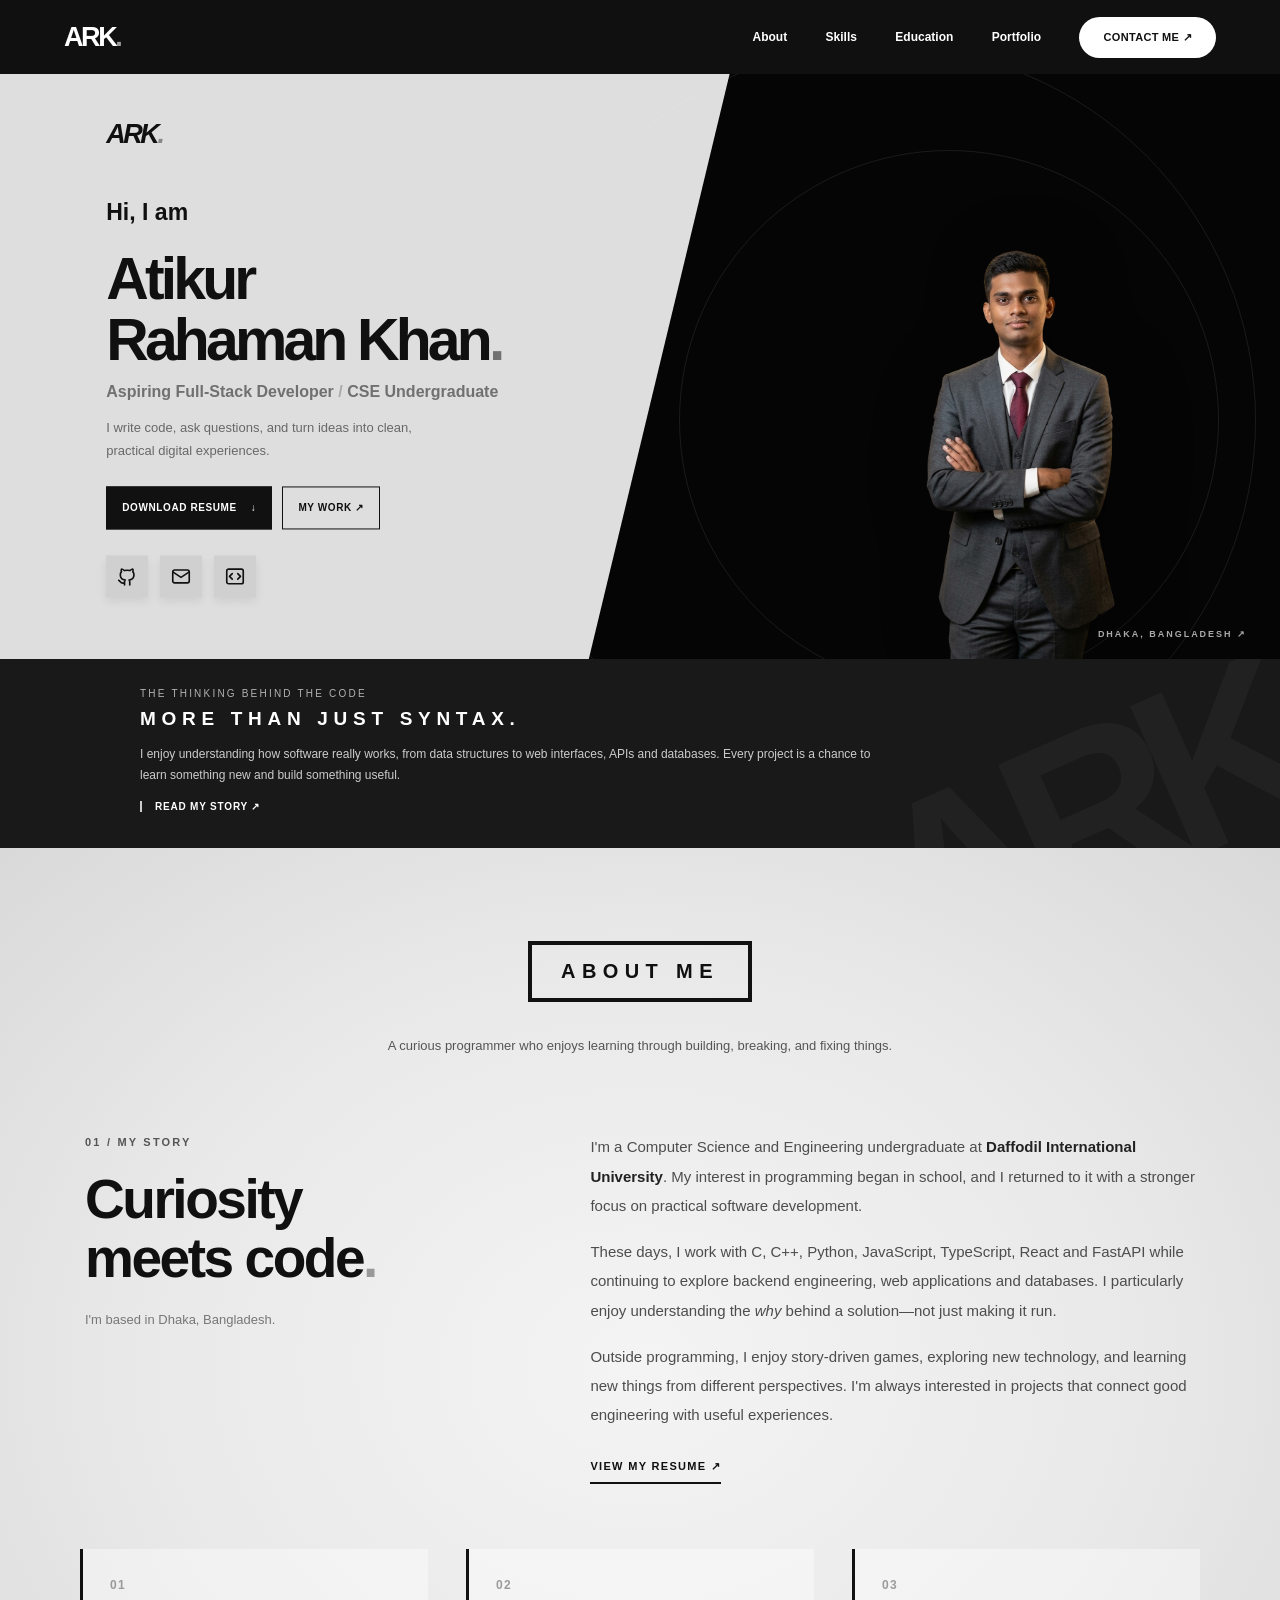
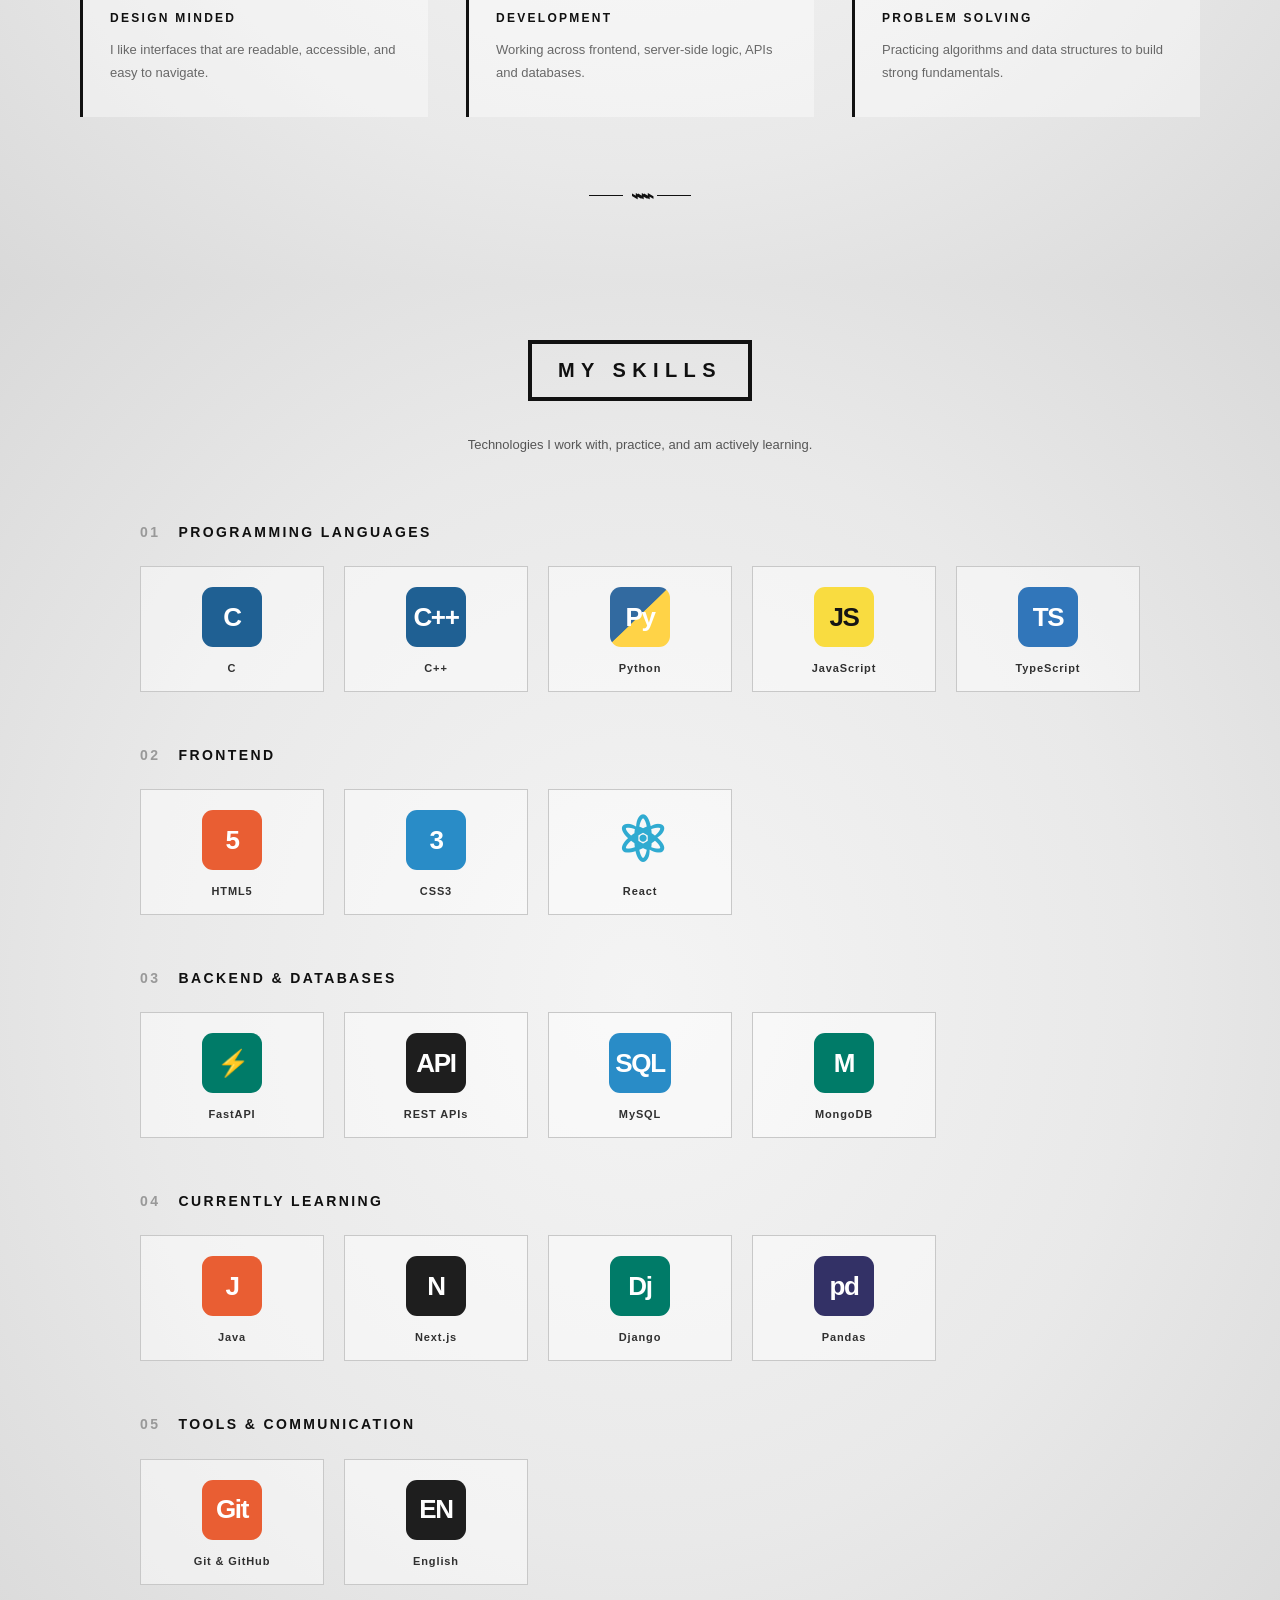
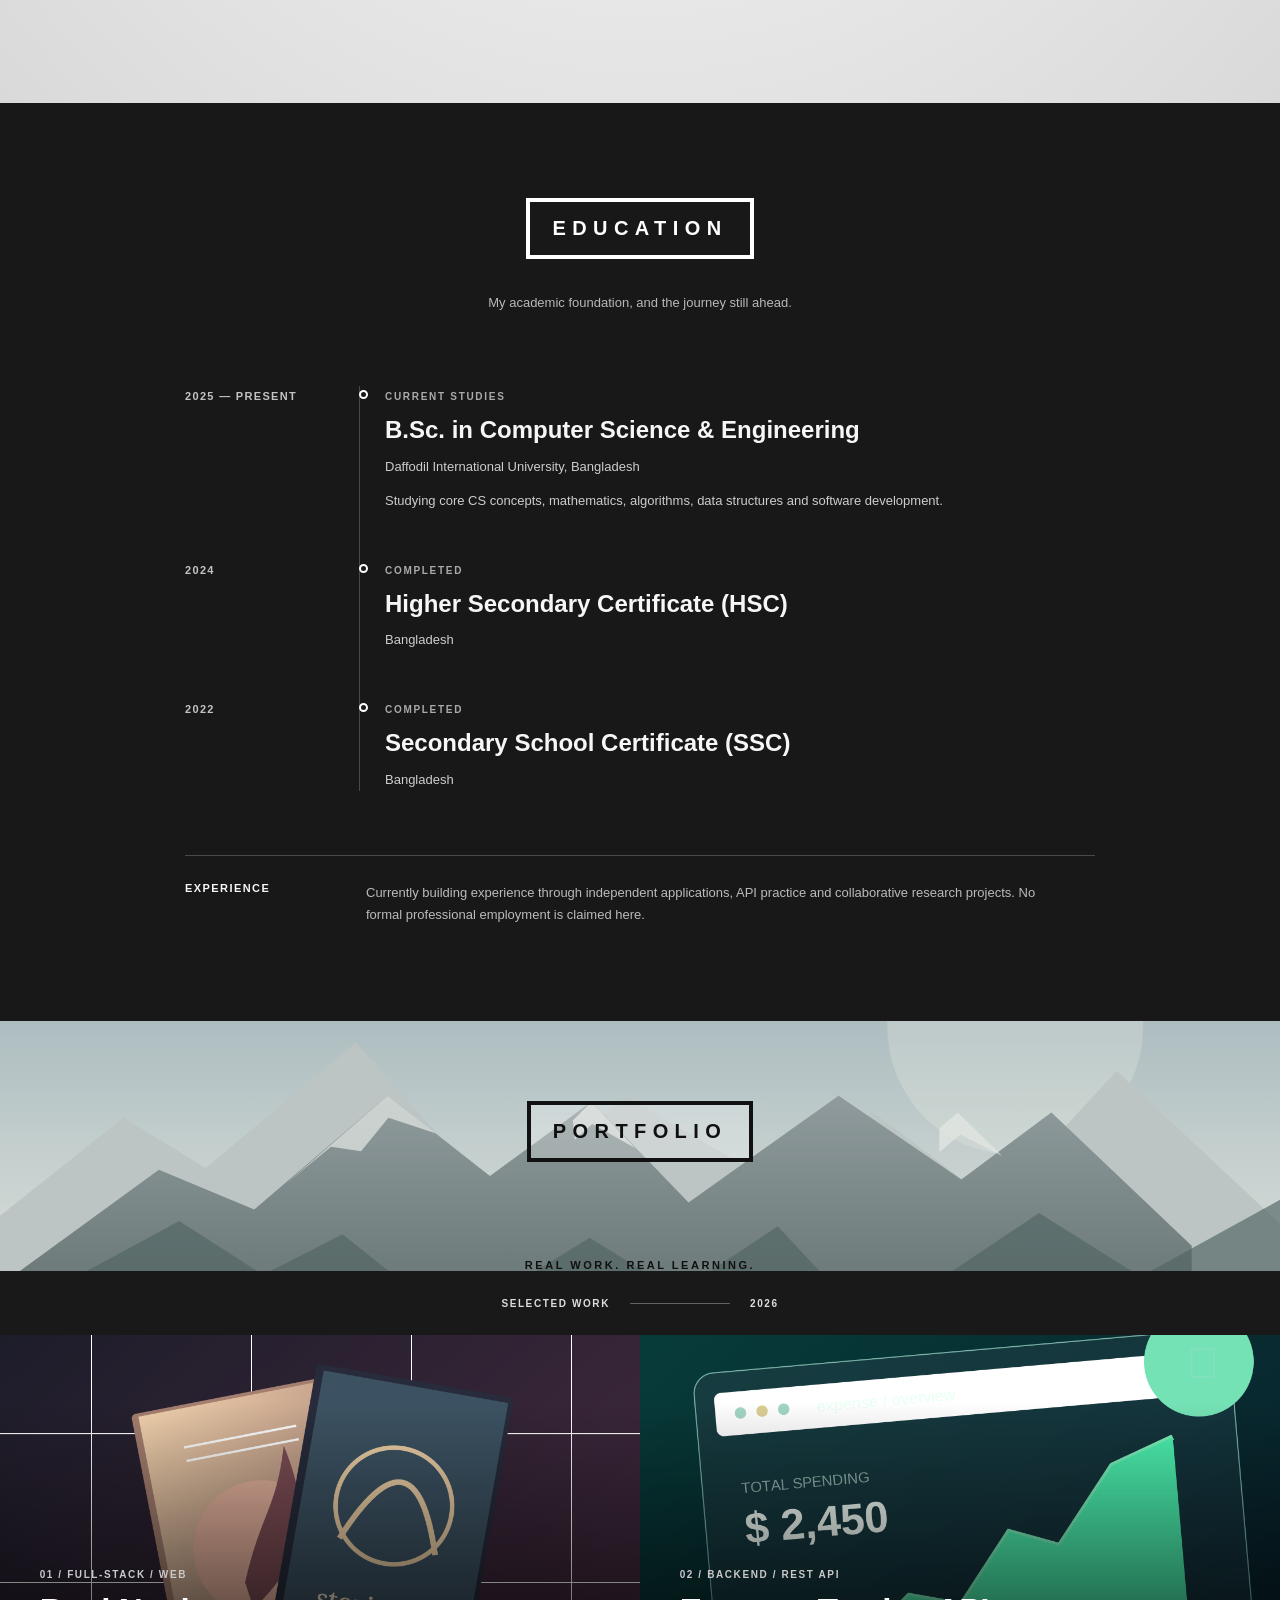
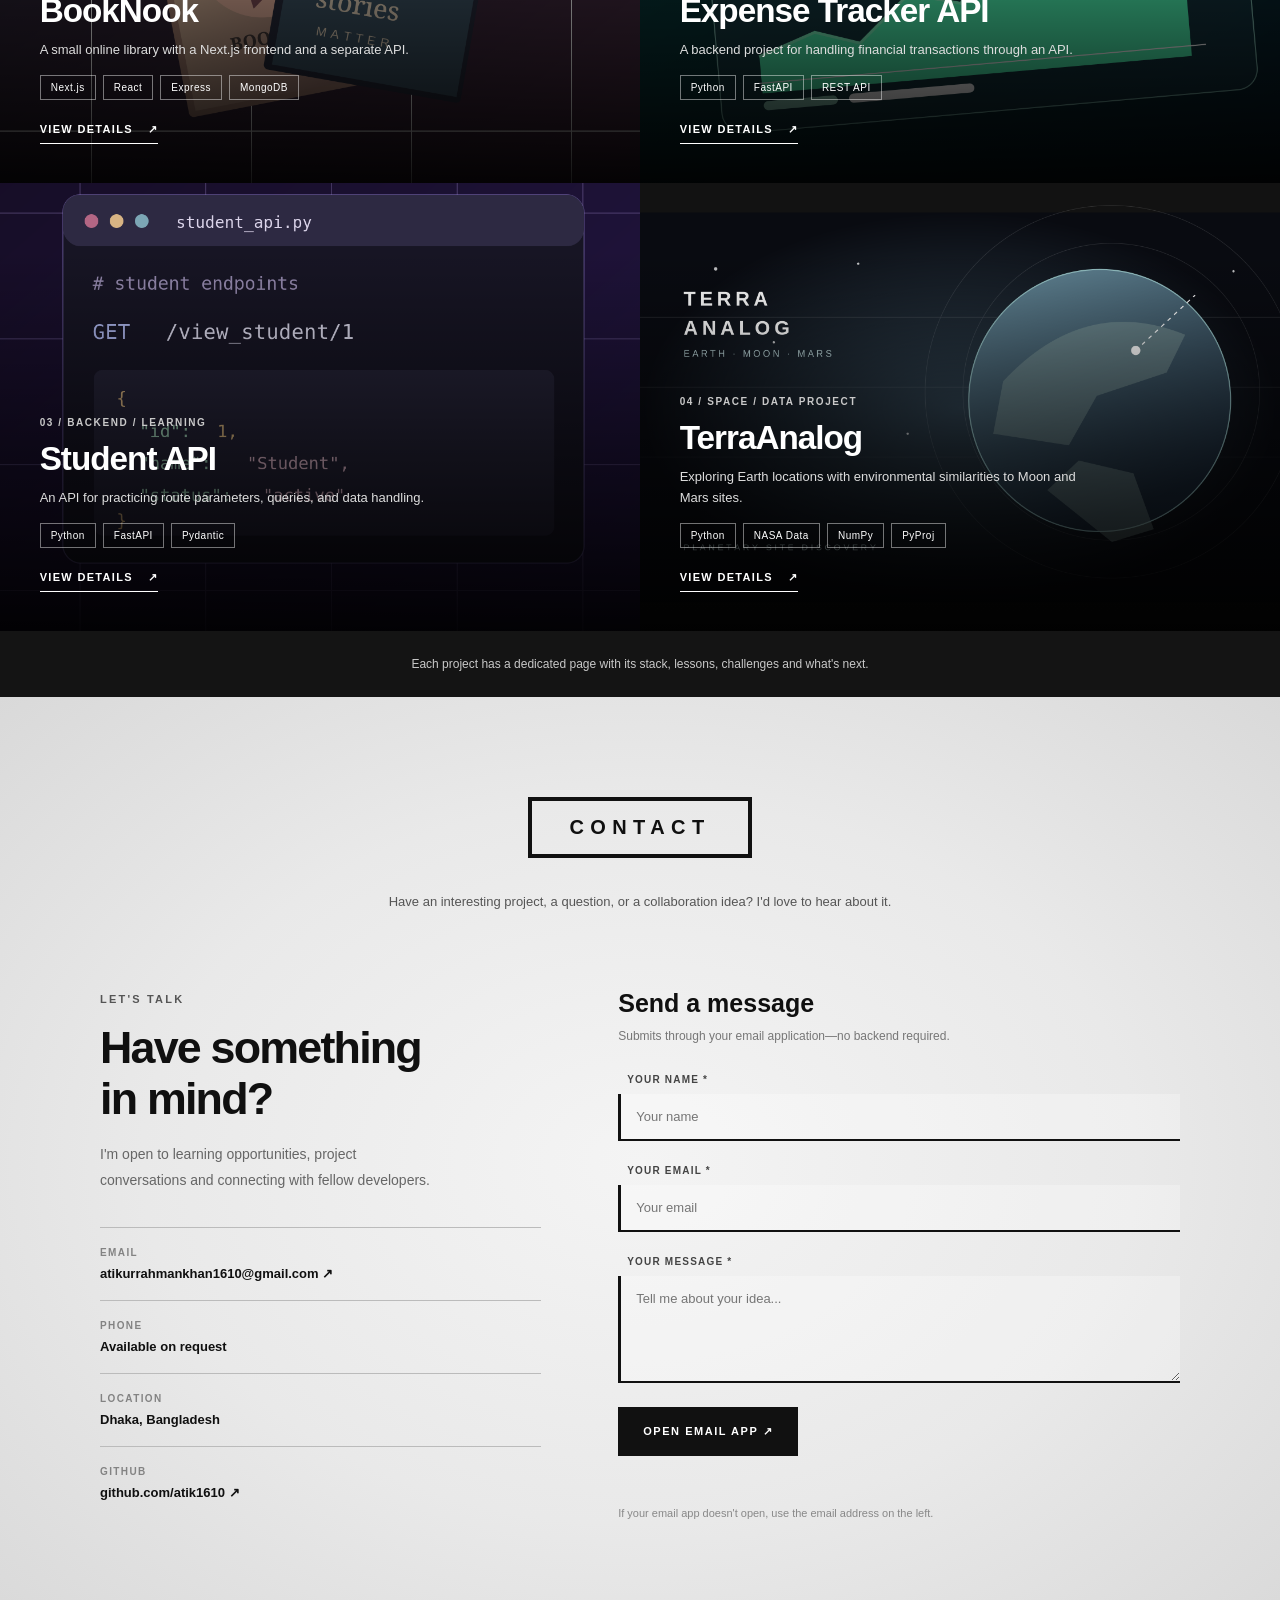
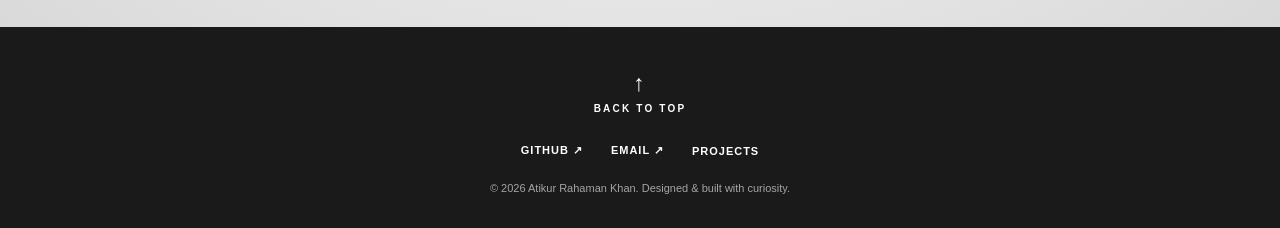
<file: index.html>
<!doctype html>
<html lang="en"><head><meta charset="utf-8"><meta name="viewport" content="width=device-width, initial-scale=1">
<meta name="theme-color" content="#121212"><meta name="description" content="Portfolio of Atikur Rahaman Khan — CSE undergraduate, software developer, and curious problem solver.">
<title>Atikur Rahaman Khan — Software Developer Portfolio</title><link rel="icon" href="assets/favicon.svg" type="image/svg+xml"><link rel="stylesheet" href="CSS.css"><script src="site-config.js" defer></script><script src="index.js" defer></script></head><body>
<a class="skip-link" href="#about">Skip to main content</a>
<div class="site-shell"><header id="home"><nav class="top-nav" aria-label="Main navigation">
  <a href="#home" class="nav-brand" aria-label="Atikur home">ARK<span class="brand-dot">.</span></a>
  <button class="mobile-menu" type="button" aria-label="Open navigation" aria-controls="navigation-links" aria-expanded="false"><svg viewBox="0 0 24 24" aria-hidden="true"><path d="M4 6h16M4 12h16M4 18h16"/></svg></button>
  <div class="nav-links" id="navigation-links">
  <a href="#about">About</a><a href="#skills">Skills</a><a href="#education">Education</a><a href="#portfolio">Portfolio</a><a href="#contact" class="nav-contact">CONTACT ME ↗</a></div>
  </nav>
<div class="hero-stage"><div class="hero-copy"><div class="hero-mark">ARK<span>.</span></div><div class="hero-intro">
<p class="hello">Hi, I am</p><h1>Atikur<br>Rahaman Khan<span class="hero-period">.</span></h1>
<p class="hero-role">Aspiring Full-Stack Developer <span>/</span> CSE Undergraduate</p>
<p class="hero-description">I write code, ask questions, and turn ideas into clean, practical digital experiences.</p>
<div class="hero-actions"><a class="button button-primary" href="assets/Atikur_Rahaman_Khan_Resume-1.pdf" download>DOWNLOAD RESUME <span aria-hidden="true">↓</span></a><a class="button button-outline" href="#portfolio">MY WORK ↗</a></div>
<div class="hero-icons" aria-label="Social and contact links"><a href="https://github.com/atik1610" target="_blank" rel="noopener noreferrer" aria-label="GitHub"><svg viewBox="0 0 24 24" aria-hidden="true"><path d="M9 19c-4.3 1.3-4.3-2.4-6-2.7m12 5v-3.2a2.8 2.8 0 0 0-.8-2.2c2.6-.3 5.4-1.3 5.4-5.8a4.5 4.5 0 0 0-1.2-3.1 4.2 4.2 0 0 0-.1-3.1s-1 0-3.2 1.7a11 11 0 0 0-5.9 0C7 3.9 6 3.9 6 3.9a4.2 4.2 0 0 0-.1 3.1 4.5 4.5 0 0 0-1.2 3.1c0 4.5 2.8 5.5 5.4 5.8a2.8 2.8 0 0 0-.8 2.2v3.2"/></svg></a><a href="mailto:atikurrahmankhan1610@gmail.com" aria-label="Email Atikur"><svg viewBox="0 0 24 24" aria-hidden="true"><rect x="3" y="5" width="18" height="14" rx="2"/><path d="m3 7 9 6 9-6"/></svg></a><a href="#portfolio" aria-label="Explore projects"><svg viewBox="0 0 24 24" aria-hidden="true"><rect x="3" y="4" width="18" height="16" rx="2"/><path d="m9 9-3 3 3 3m6-6 3 3-3 3"/></svg></a></div>
</div></div><div class="hero-portrait"><div class="portrait-orbit orbit-one"></div><div class="portrait-orbit orbit-two"></div>
<img src="image/ATIK1.png" alt="Portrait of Atikur Rahaman Khan in a dark suit" fetchpriority="high"><span class="portrait-note">DHAKA, BANGLADESH ↗</span></div></div>
<div class="statement-bar"><div class="statement-content"><span class="statement-kicker">THE THINKING BEHIND THE CODE</span><h2>MORE THAN JUST SYNTAX.</h2>
<p>I enjoy understanding how software really works, from data structures to web interfaces, APIs and databases. Every project is a chance to learn something new and build something useful.</p>
<a href="#about">READ MY STORY ↗</a></div><span class="statement-watermark" aria-hidden="true">ARK</span></div></header>
<main>
<section class="about-section soft-section" id="about" aria-labelledby="about-title"><h2 class="boxed-heading" id="about-title">ABOUT ME</h2>
<p class="section-lead">A curious programmer who enjoys learning through building, breaking, and fixing things.</p>
<div class="about-story"><div class="story-number"><span>01 / MY STORY</span><div class="story-big">Curiosity<br>meets code<span>.</span></div><p>I'm based in Dhaka, Bangladesh.</p></div>
<div class="story-copy"><p>I'm a Computer Science and Engineering undergraduate at <strong>Daffodil International University</strong>. My interest in programming began in school, and I returned to it with a stronger focus on practical software development.</p>
<p>These days, I work with C, C++, Python, JavaScript, TypeScript, React and FastAPI while continuing to explore backend engineering, web applications and databases. I particularly enjoy understanding the <em>why</em> behind a solution—not just making it run.</p>
<p>Outside programming, I enjoy story-driven games, exploring new technology, and learning new things from different perspectives. I'm always interested in projects that connect good engineering with useful experiences.</p>
<a href="assets/Atikur_Rahaman_Khan_Resume.pdf" target="_blank" rel="noopener" class="inline-link">VIEW MY RESUME ↗</a></div></div>
<div class="about-features"><article class="feature"><span class="feature-icon">01</span><h3>DESIGN MINDED</h3><p>I like interfaces that are readable, accessible, and easy to navigate.</p></article>
<article class="feature"><span class="feature-icon">02</span><h3>DEVELOPMENT</h3><p>Working across frontend, server-side logic, APIs and databases.</p></article>
<article class="feature"><span class="feature-icon">03</span><h3>PROBLEM SOLVING</h3><p>Practicing algorithms and data structures to build strong fundamentals.</p></article></div>
<div class="ornament" aria-hidden="true"><span></span><b>⌁⌁⌁</b><span></span></div></section>
<section class="skills-section soft-section" id="skills" aria-labelledby="skills-title"><h2 class="boxed-heading" id="skills-title">MY SKILLS</h2>
<p class="section-lead">Technologies I work with, practice, and am actively learning.</p>
<div class="skills-wrap"><div class="skill-group"><h3><span class="group-index">01</span> PROGRAMMING LANGUAGES</h3><div class="skill-grid">
<div class="skill-card"><div class="skill-emblem blue" aria-hidden="true">C</div><span>C</span></div><div class="skill-card"><div class="skill-emblem blue" aria-hidden="true">C++</div><span>C++</span></div><div class="skill-card"><div class="skill-emblem python" aria-hidden="true">Py</div><span>Python</span></div><div class="skill-card"><div class="skill-emblem yellow" aria-hidden="true">JS</div><span>JavaScript</span></div><div class="skill-card"><div class="skill-emblem ts" aria-hidden="true">TS</div><span>TypeScript</span></div></div></div>
<div class="skill-group"><h3><span class="group-index">02</span> FRONTEND</h3><div class="skill-grid">
<div class="skill-card"><div class="skill-emblem orange" aria-hidden="true">5</div><span>HTML5</span></div><div class="skill-card"><div class="skill-emblem sky" aria-hidden="true">3</div><span>CSS3</span></div><div class="skill-card"><div class="skill-emblem react" aria-hidden="true">⚛</div><span>React</span></div></div></div>
<div class="skill-group"><h3><span class="group-index">03</span> BACKEND & DATABASES</h3><div class="skill-grid">
<div class="skill-card"><div class="skill-emblem green" aria-hidden="true">⚡</div><span>FastAPI</span></div><div class="skill-card"><div class="skill-emblem dark" aria-hidden="true">API</div><span>REST APIs</span></div><div class="skill-card"><div class="skill-emblem sky" aria-hidden="true">SQL</div><span>MySQL</span></div><div class="skill-card"><div class="skill-emblem green" aria-hidden="true">M</div><span>MongoDB</span></div></div></div>
<div class="skill-group"><h3><span class="group-index">04</span> CURRENTLY LEARNING</h3><div class="skill-grid">
<div class="skill-card"><div class="skill-emblem orange" aria-hidden="true">J</div><span>Java</span></div><div class="skill-card"><div class="skill-emblem dark" aria-hidden="true">N</div><span>Next.js</span></div><div class="skill-card"><div class="skill-emblem green" aria-hidden="true">Dj</div><span>Django</span></div><div class="skill-card"><div class="skill-emblem violet" aria-hidden="true">pd</div><span>Pandas</span></div></div></div>
<div class="skill-group"><h3><span class="group-index">05</span> TOOLS & COMMUNICATION</h3><div class="skill-grid">
<div class="skill-card"><div class="skill-emblem orange" aria-hidden="true">Git</div><span>Git &amp; GitHub</span></div><div class="skill-card"><div class="skill-emblem dark" aria-hidden="true">EN</div><span>English</span></div></div></div></div></section>
<section class="education-section" id="education" aria-labelledby="education-title"><div class="education-inner"><h2 class="boxed-heading box-light" id="education-title">EDUCATION</h2>
<p class="section-lead section-lead-light">My academic foundation, and the journey still ahead.</p>
<div class="timeline"><article class="timeline-item current"><span class="timeline-year">2025 — PRESENT</span><div><span class="timeline-label">CURRENT STUDIES</span><h3>B.Sc. in Computer Science & Engineering</h3><p>Daffodil International University, Bangladesh</p><p class="timeline-desc">Studying core CS concepts, mathematics, algorithms, data structures and software development.</p></div></article>
<article class="timeline-item"><span class="timeline-year">2024</span><div><span class="timeline-label">COMPLETED</span><h3>Higher Secondary Certificate (HSC)</h3><p>Bangladesh</p></div></article>
<article class="timeline-item"><span class="timeline-year">2022</span><div><span class="timeline-label">COMPLETED</span><h3>Secondary School Certificate (SSC)</h3><p>Bangladesh</p></div></article></div>
<div class="experience-note"><span>EXPERIENCE</span><p>Currently building experience through independent applications, API practice and collaborative research projects. No formal professional employment is claimed here.</p></div></div></section>
<section class="portfolio-section" id="portfolio" aria-labelledby="portfolio-title"><div class="portfolio-banner"><h2 class="boxed-heading" id="portfolio-title">PORTFOLIO</h2><p>REAL WORK. REAL LEARNING.</p></div>
<div class="work-bar"><span>SELECTED WORK</span><span class="work-bar-line"></span><span>2026</span></div>
<div class="projects-grid"><article class="project-card"><img loading="eager" src="assets/project-booknook.png" alt="Illustration for BookNook">
  <div class="project-overlay"><span class="project-index">01 / FULL-STACK / WEB</span><h3>BookNook</h3>
  <p>A small online library with a Next.js frontend and a separate API.</p><div class="project-tags"><span>Next.js</span><span>React</span><span>Express</span><span>MongoDB</span></div>
  <a href="projects/booknook.html" class="project-view" aria-label="View details for BookNook">VIEW DETAILS <span>↗</span></a></div></article><article class="project-card"><img loading="eager" src="assets/project-expense.png" alt="Illustration for Expense Tracker API">
  <div class="project-overlay"><span class="project-index">02 / BACKEND / REST API</span><h3>Expense Tracker API</h3>
  <p>A backend project for handling financial transactions through an API.</p><div class="project-tags"><span>Python</span><span>FastAPI</span><span>REST API</span></div>
  <a href="projects/expense-tracker.html" class="project-view" aria-label="View details for Expense Tracker API">VIEW DETAILS <span>↗</span></a></div></article><article class="project-card"><img loading="eager" src="assets/project-student.png" alt="Illustration for Student API">
  <div class="project-overlay"><span class="project-index">03 / BACKEND / LEARNING</span><h3>Student API</h3>
  <p>An API for practicing route parameters, queries, and data handling.</p><div class="project-tags"><span>Python</span><span>FastAPI</span><span>Pydantic</span></div>
  <a href="projects/student-api.html" class="project-view" aria-label="View details for Student API">VIEW DETAILS <span>↗</span></a></div></article><article class="project-card"><img loading="eager" src="assets/project-terra.png" alt="Illustration for TerraAnalog">
  <div class="project-overlay"><span class="project-index">04 / SPACE / DATA PROJECT</span><h3>TerraAnalog</h3>
  <p>Exploring Earth locations with environmental similarities to Moon and Mars sites.</p><div class="project-tags"><span>Python</span><span>NASA Data</span><span>NumPy</span><span>PyProj</span></div>
  <a href="projects/terra-analog.html" class="project-view" aria-label="View details for TerraAnalog">VIEW DETAILS <span>↗</span></a></div></article></div><p class="portfolio-end">Each project has a dedicated page with its stack, lessons, challenges and what's next.</p></section>
<section class="contact-section soft-section" id="contact" aria-labelledby="contact-title"><h2 class="boxed-heading" id="contact-title">CONTACT</h2>
<p class="section-lead">Have an interesting project, a question, or a collaboration idea? I'd love to hear about it.</p>
<div class="contact-layout"><div class="contact-details"><span class="eyebrow">LET'S TALK</span><h3>Have something<br>in mind?</h3>
<p>I'm open to learning opportunities, project conversations and connecting with fellow developers.</p>
<div class="contact-line"><span>EMAIL</span><a class="contact-email" href="mailto:atikurrahmankhan1610@gmail.com">atikurrahmankhan1610@gmail.com ↗</a></div>
<div class="contact-line"><span>PHONE</span><span class="contact-phone" id="contact-phone">Available on request</span></div>
<div class="contact-line"><span>LOCATION</span><strong>Dhaka, Bangladesh</strong></div>
<div class="contact-line"><span>GITHUB</span><a href="https://github.com/atik1610" target="_blank" rel="noopener noreferrer">github.com/atik1610 ↗</a></div></div>
<form class="contact-form" id="contact-form"><h3>Send a message</h3><p>Submits through your email application—no backend required.</p>
<label for="contact-name">YOUR NAME <span aria-hidden="true">*</span></label><input id="contact-name" name="name" type="text" placeholder="Your name" autocomplete="name" required maxlength="90">
<label for="contact-email">YOUR EMAIL <span aria-hidden="true">*</span></label><input id="contact-email" name="email" type="email" placeholder="Your email" autocomplete="email" required maxlength="180">
<label for="contact-message">YOUR MESSAGE <span aria-hidden="true">*</span></label><textarea id="contact-message" name="message" rows="5" placeholder="Tell me about your idea..." required maxlength="3000"></textarea>
<button class="form-submit" type="submit">OPEN EMAIL APP ↗</button><p class="form-status" id="form-status" role="status" aria-live="polite"></p><p class="form-note">If your email app doesn't open, use the email address on the left.</p></form></div></section>
</main><footer class="site-footer"><a class="back-top" href="#home"><span class="up-arrow">↑</span><span>BACK TO TOP</span></a>
  <div class="footer-links"><a href="https://github.com/atik1610" target="_blank" rel="noopener noreferrer">GITHUB ↗</a><a href="mailto:atikurrahmankhan1610@gmail.com">EMAIL ↗</a><a href="#portfolio">PROJECTS</a></div>
  <p>© <span id="copyright-year">2026</span> Atikur Rahaman Khan. Designed & built with curiosity.</p></footer></div></body></html>
</file>
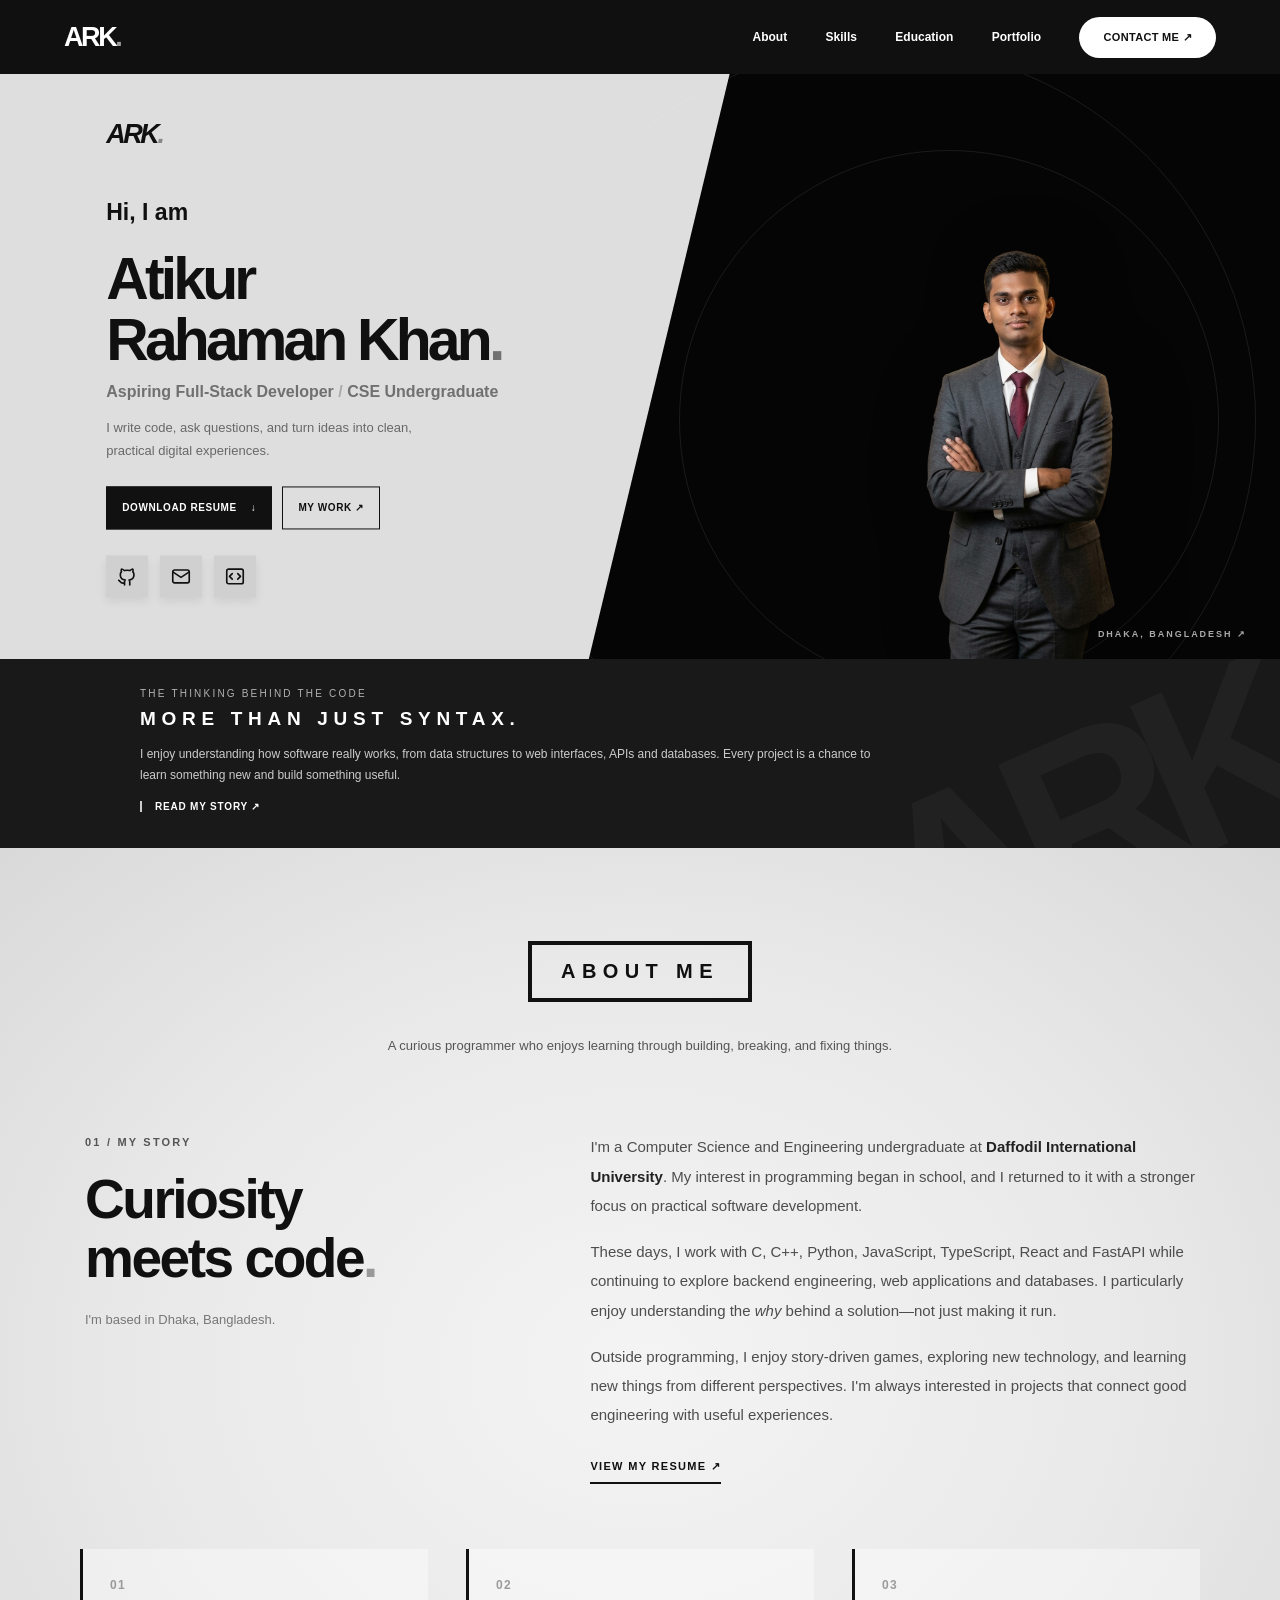
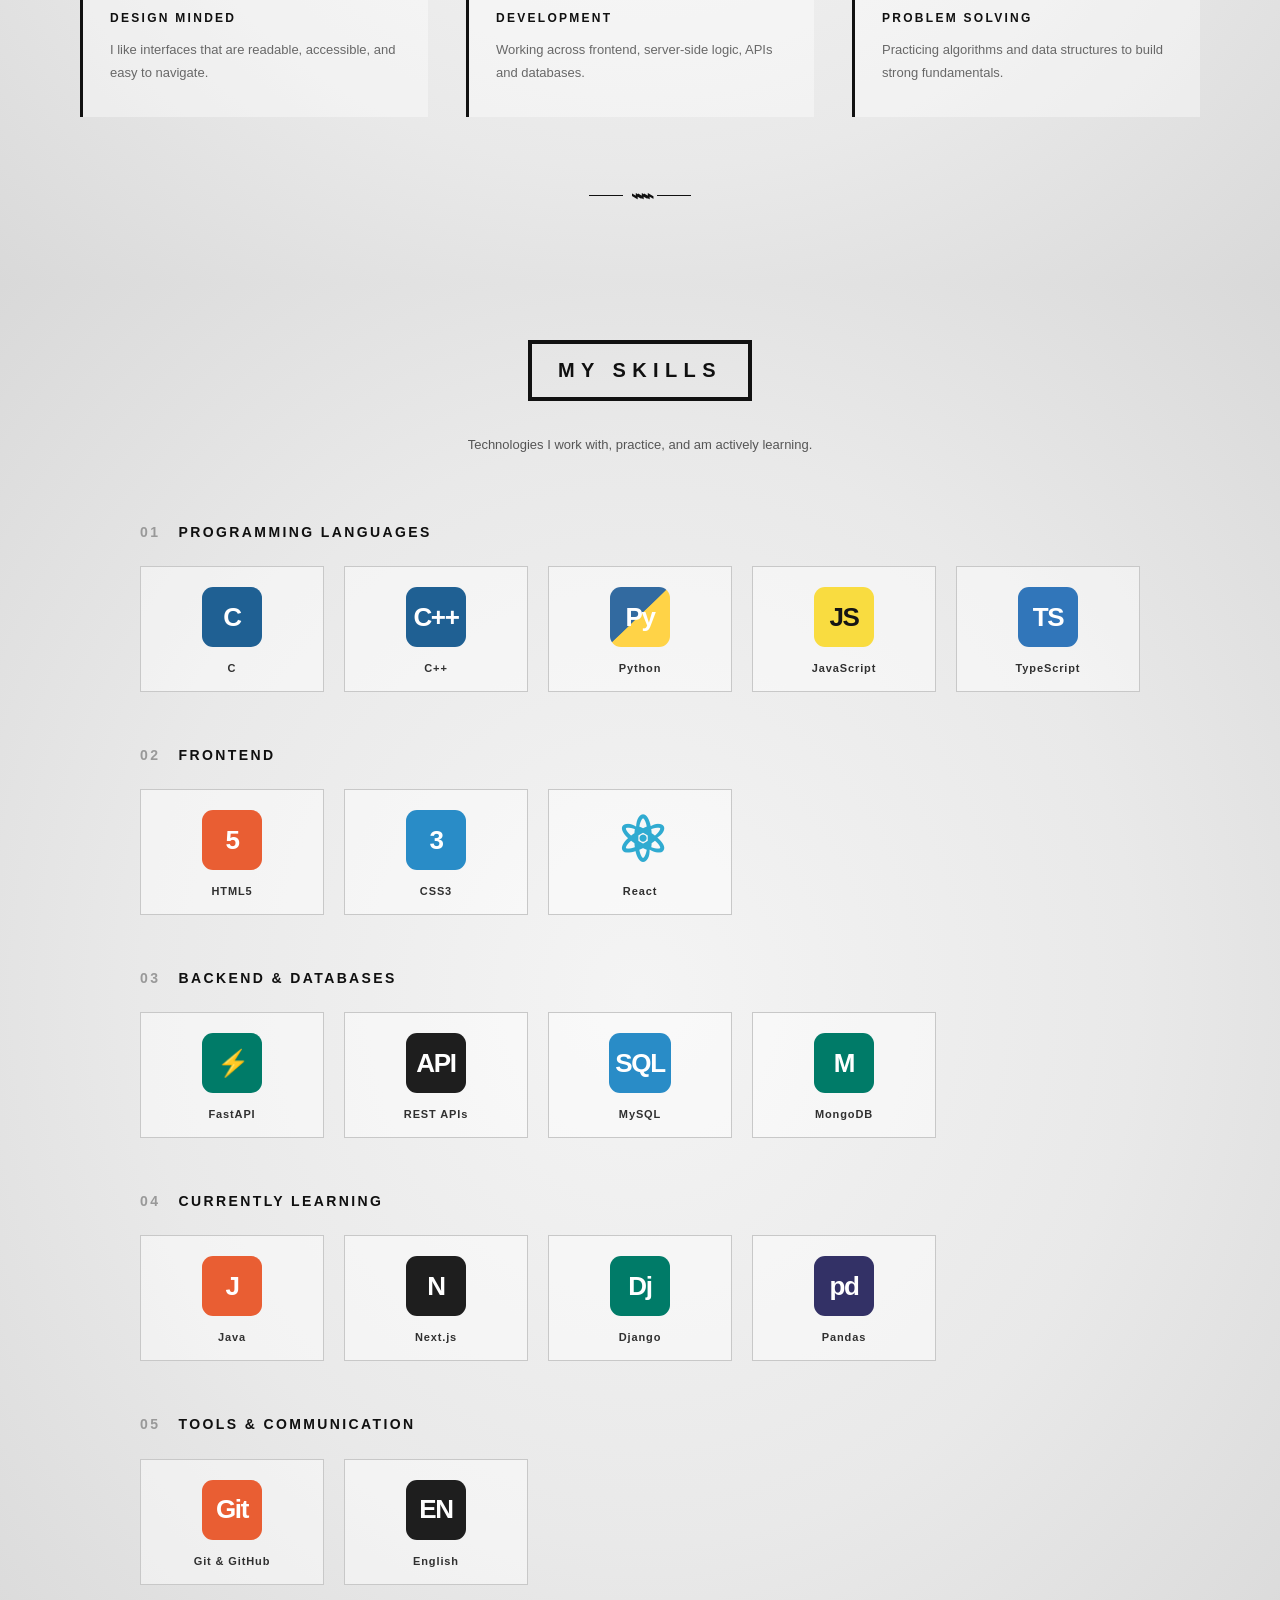
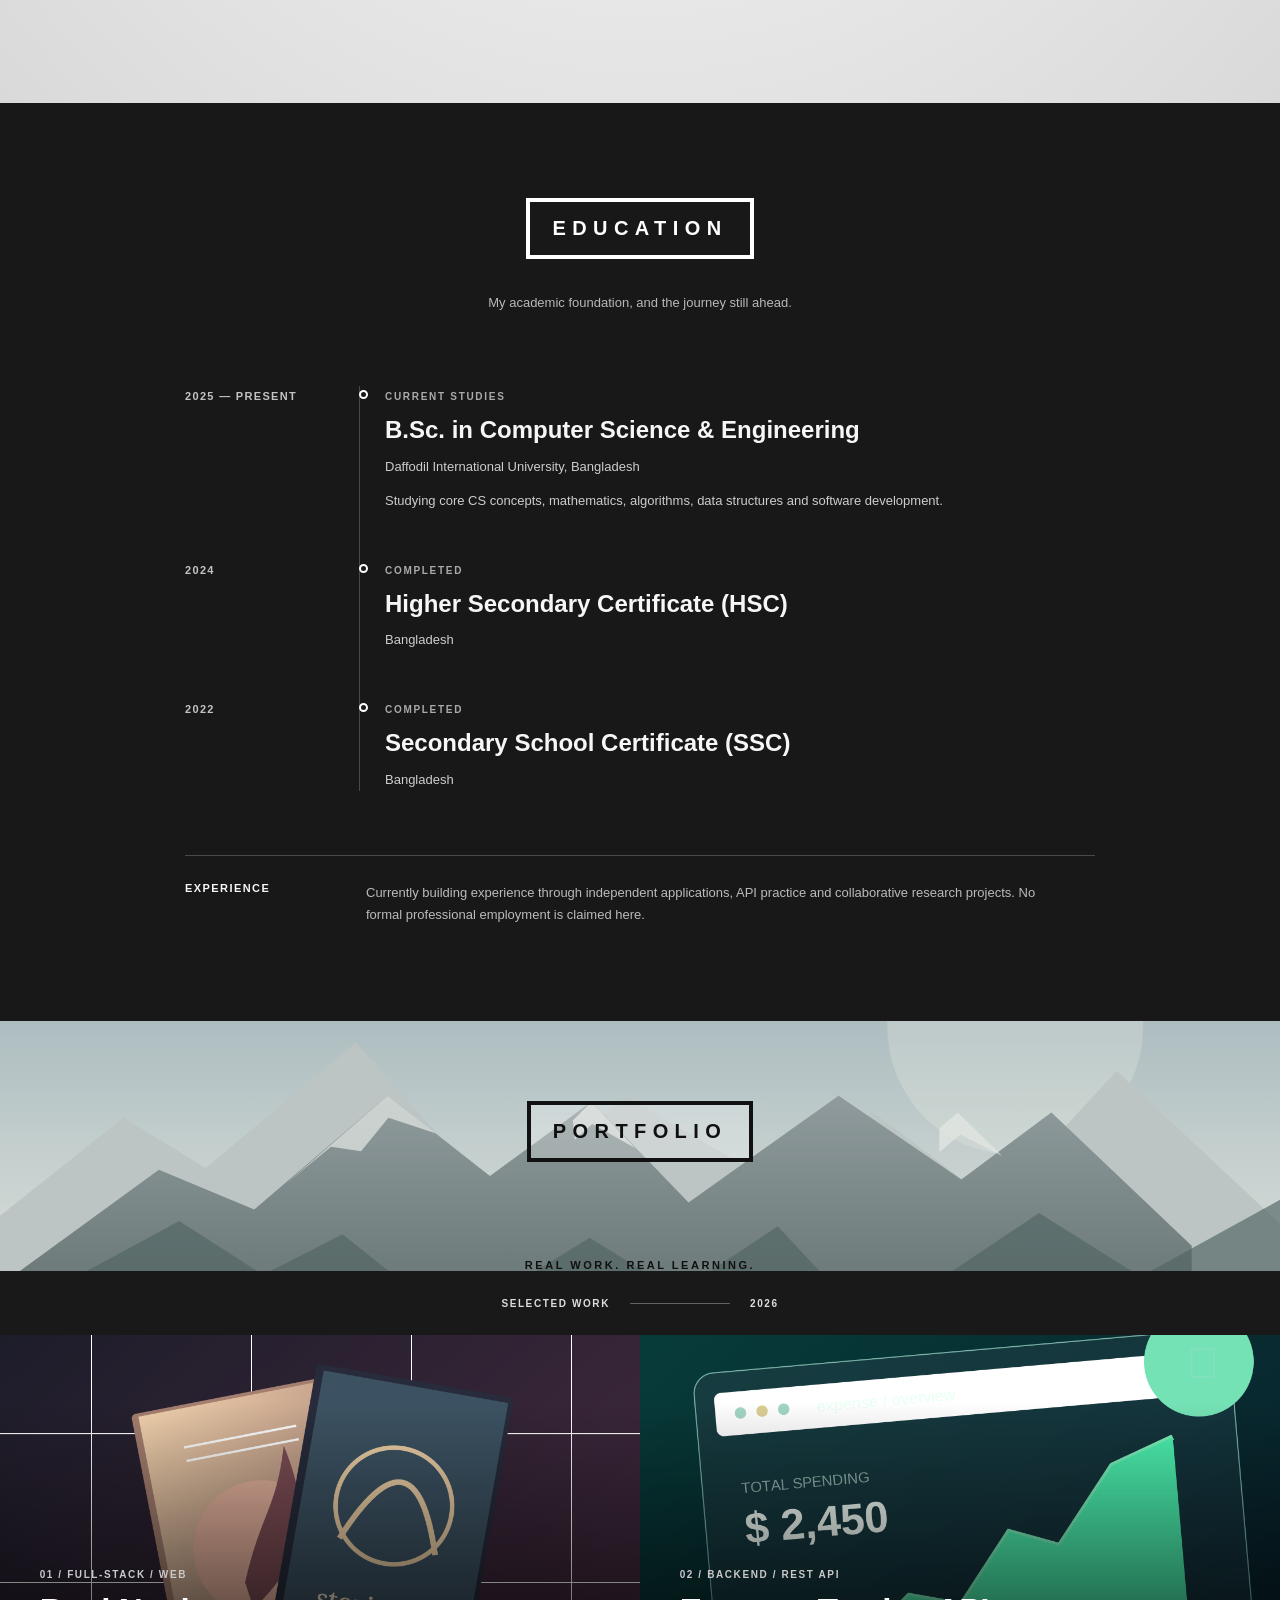
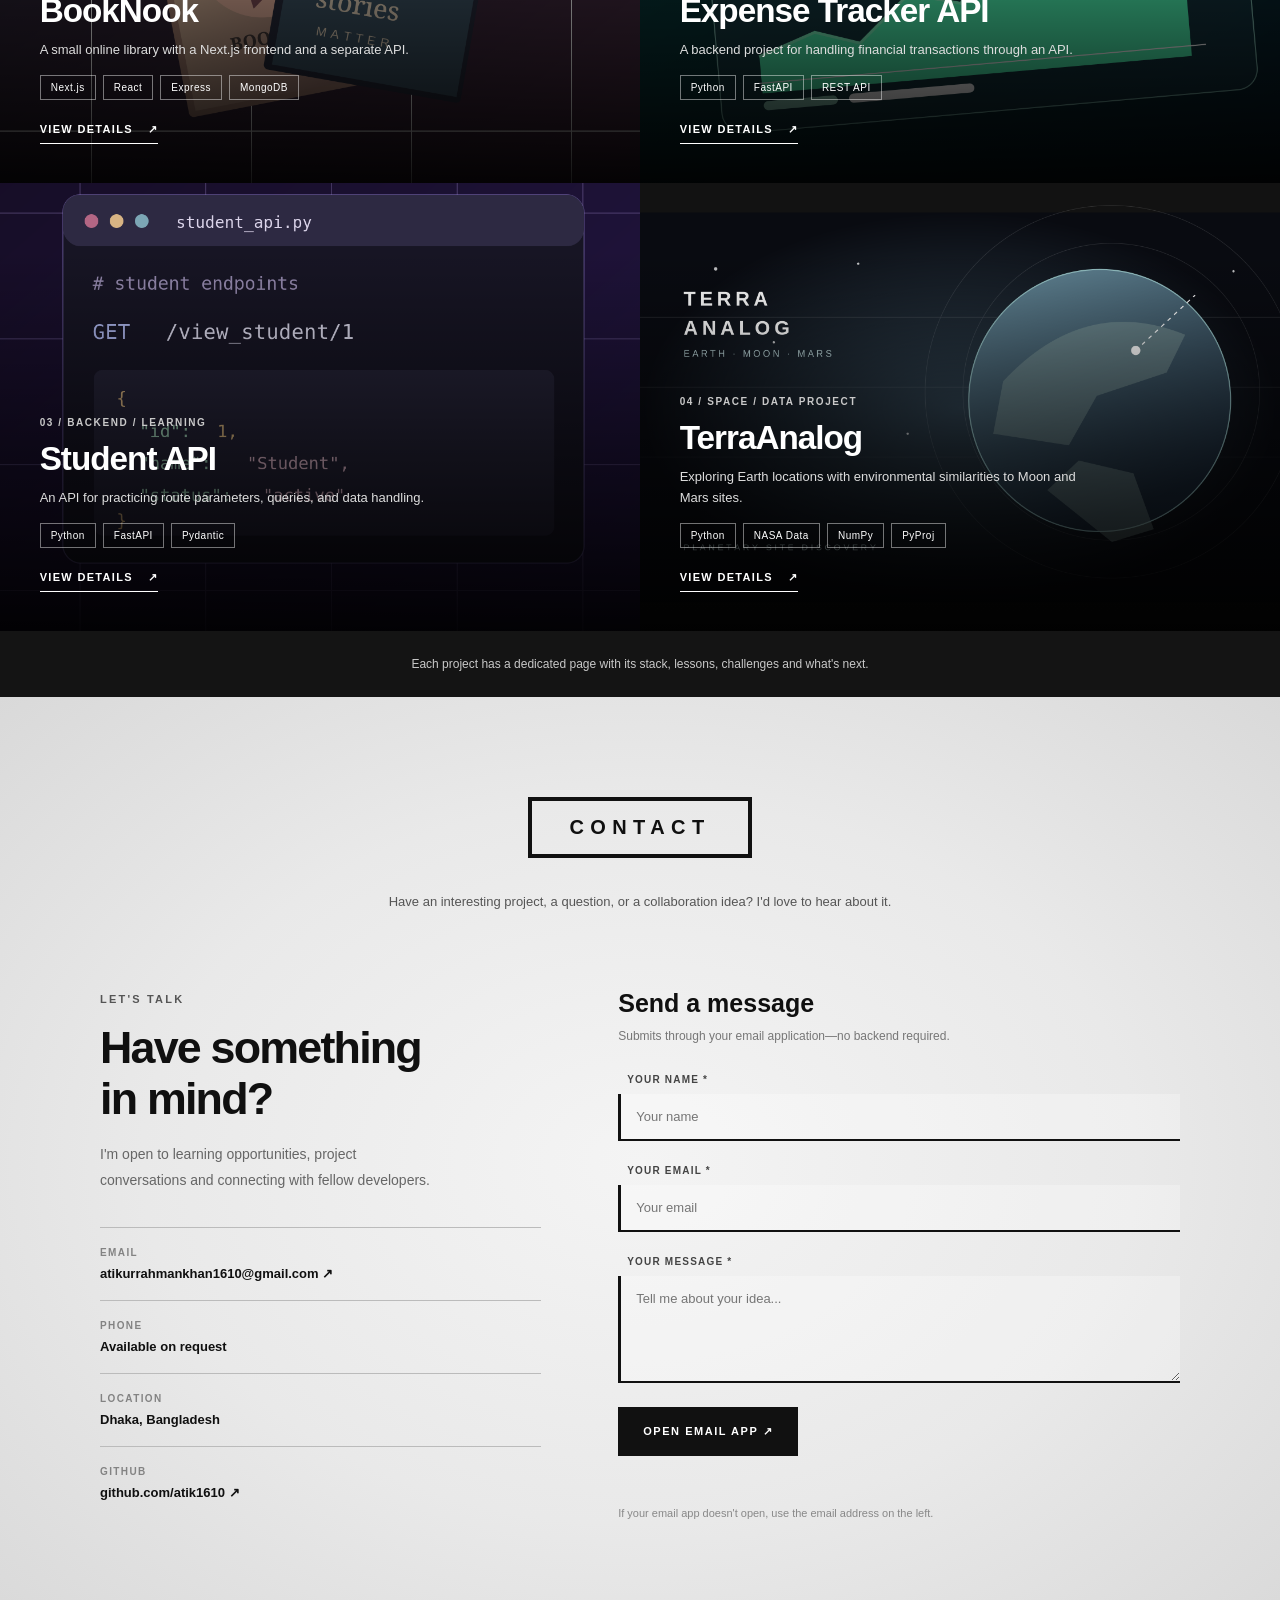
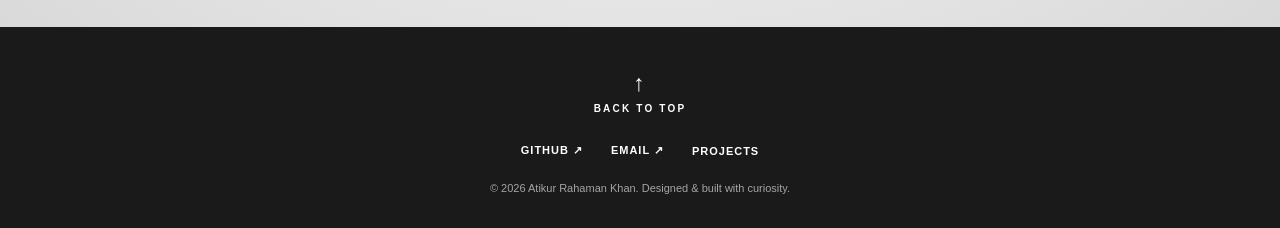
<file: portfolio.html>
<!doctype html>
<html lang="en"><head><meta charset="utf-8"><meta name="viewport" content="width=device-width, initial-scale=1">
<meta name="theme-color" content="#121212"><meta name="description" content="Portfolio of Atikur Rahaman Khan — CSE undergraduate, software developer, and curious problem solver.">
<title>Atikur Rahaman Khan — Software Developer Portfolio</title><link rel="icon" href="assets/favicon.svg" type="image/svg+xml"><link rel="stylesheet" href="CSS.css"><script src="site-config.js" defer></script><script src="index.js" defer></script></head><body>
<a class="skip-link" href="#about">Skip to main content</a>
<div class="site-shell"><header id="home"><nav class="top-nav" aria-label="Main navigation">
  <a href="#home" class="nav-brand" aria-label="Atikur home">ARK<span class="brand-dot">.</span></a>
  <button class="mobile-menu" type="button" aria-label="Open navigation" aria-controls="navigation-links" aria-expanded="false"><svg viewBox="0 0 24 24" aria-hidden="true"><path d="M4 6h16M4 12h16M4 18h16"/></svg></button>
  <div class="nav-links" id="navigation-links">
  <a href="#about">About</a><a href="#skills">Skills</a><a href="#education">Education</a><a href="#portfolio">Portfolio</a><a href="#contact" class="nav-contact">CONTACT ME ↗</a></div>
  </nav>
<div class="hero-stage"><div class="hero-copy"><div class="hero-mark">ARK<span>.</span></div><div class="hero-intro">
<p class="hello">Hi, I am</p><h1>Atikur<br>Rahaman Khan<span class="hero-period">.</span></h1>
<p class="hero-role">Aspiring Full-Stack Developer <span>/</span> CSE Undergraduate</p>
<p class="hero-description">I write code, ask questions, and turn ideas into clean, practical digital experiences.</p>
<div class="hero-actions"><a class="button button-primary" href="assets/Atikur_Rahaman_Khan_Resume.pdf" download>DOWNLOAD RESUME <span aria-hidden="true">↓</span></a><a class="button button-outline" href="#portfolio">MY WORK ↗</a></div>
<div class="hero-icons" aria-label="Social and contact links"><a href="https://github.com/atik1610" target="_blank" rel="noopener noreferrer" aria-label="GitHub"><svg viewBox="0 0 24 24" aria-hidden="true"><path d="M9 19c-4.3 1.3-4.3-2.4-6-2.7m12 5v-3.2a2.8 2.8 0 0 0-.8-2.2c2.6-.3 5.4-1.3 5.4-5.8a4.5 4.5 0 0 0-1.2-3.1 4.2 4.2 0 0 0-.1-3.1s-1 0-3.2 1.7a11 11 0 0 0-5.9 0C7 3.9 6 3.9 6 3.9a4.2 4.2 0 0 0-.1 3.1 4.5 4.5 0 0 0-1.2 3.1c0 4.5 2.8 5.5 5.4 5.8a2.8 2.8 0 0 0-.8 2.2v3.2"/></svg></a><a href="mailto:atikurrahmankhan1610@gmail.com" aria-label="Email Atikur"><svg viewBox="0 0 24 24" aria-hidden="true"><rect x="3" y="5" width="18" height="14" rx="2"/><path d="m3 7 9 6 9-6"/></svg></a><a href="#portfolio" aria-label="Explore projects"><svg viewBox="0 0 24 24" aria-hidden="true"><rect x="3" y="4" width="18" height="16" rx="2"/><path d="m9 9-3 3 3 3m6-6 3 3-3 3"/></svg></a></div>
</div></div><div class="hero-portrait"><div class="portrait-orbit orbit-one"></div><div class="portrait-orbit orbit-two"></div>
<img src="image/ATIK1.png" alt="Portrait of Atikur Rahaman Khan in a dark suit" fetchpriority="high"><span class="portrait-note">DHAKA, BANGLADESH ↗</span></div></div>
<div class="statement-bar"><div class="statement-content"><span class="statement-kicker">THE THINKING BEHIND THE CODE</span><h2>MORE THAN JUST SYNTAX.</h2>
<p>I enjoy understanding how software really works, from data structures to web interfaces, APIs and databases. Every project is a chance to learn something new and build something useful.</p>
<a href="#about">READ MY STORY ↗</a></div><span class="statement-watermark" aria-hidden="true">ARK</span></div></header>
<main>
<section class="about-section soft-section" id="about" aria-labelledby="about-title"><h2 class="boxed-heading" id="about-title">ABOUT ME</h2>
<p class="section-lead">A curious programmer who enjoys learning through building, breaking, and fixing things.</p>
<div class="about-story"><div class="story-number"><span>01 / MY STORY</span><div class="story-big">Curiosity<br>meets code<span>.</span></div><p>I'm based in Dhaka, Bangladesh.</p></div>
<div class="story-copy"><p>I'm a Computer Science and Engineering undergraduate at <strong>Daffodil International University</strong>. My interest in programming began in school, and I returned to it with a stronger focus on practical software development.</p>
<p>These days, I work with C, C++, Python, JavaScript, TypeScript, React and FastAPI while continuing to explore backend engineering, web applications and databases. I particularly enjoy understanding the <em>why</em> behind a solution—not just making it run.</p>
<p>Outside programming, I enjoy story-driven games, exploring new technology, and learning new things from different perspectives. I'm always interested in projects that connect good engineering with useful experiences.</p>
<a href="assets/Atikur_Rahaman_Khan_Resume.pdf" target="_blank" rel="noopener" class="inline-link">VIEW MY RESUME ↗</a></div></div>
<div class="about-features"><article class="feature"><span class="feature-icon">01</span><h3>DESIGN MINDED</h3><p>I like interfaces that are readable, accessible, and easy to navigate.</p></article>
<article class="feature"><span class="feature-icon">02</span><h3>DEVELOPMENT</h3><p>Working across frontend, server-side logic, APIs and databases.</p></article>
<article class="feature"><span class="feature-icon">03</span><h3>PROBLEM SOLVING</h3><p>Practicing algorithms and data structures to build strong fundamentals.</p></article></div>
<div class="ornament" aria-hidden="true"><span></span><b>⌁⌁⌁</b><span></span></div></section>
<section class="skills-section soft-section" id="skills" aria-labelledby="skills-title"><h2 class="boxed-heading" id="skills-title">MY SKILLS</h2>
<p class="section-lead">Technologies I work with, practice, and am actively learning.</p>
<div class="skills-wrap"><div class="skill-group"><h3><span class="group-index">01</span> PROGRAMMING LANGUAGES</h3><div class="skill-grid">
<div class="skill-card"><div class="skill-emblem blue" aria-hidden="true">C</div><span>C</span></div><div class="skill-card"><div class="skill-emblem blue" aria-hidden="true">C++</div><span>C++</span></div><div class="skill-card"><div class="skill-emblem python" aria-hidden="true">Py</div><span>Python</span></div><div class="skill-card"><div class="skill-emblem yellow" aria-hidden="true">JS</div><span>JavaScript</span></div><div class="skill-card"><div class="skill-emblem ts" aria-hidden="true">TS</div><span>TypeScript</span></div></div></div>
<div class="skill-group"><h3><span class="group-index">02</span> FRONTEND</h3><div class="skill-grid">
<div class="skill-card"><div class="skill-emblem orange" aria-hidden="true">5</div><span>HTML5</span></div><div class="skill-card"><div class="skill-emblem sky" aria-hidden="true">3</div><span>CSS3</span></div><div class="skill-card"><div class="skill-emblem react" aria-hidden="true">⚛</div><span>React</span></div></div></div>
<div class="skill-group"><h3><span class="group-index">03</span> BACKEND & DATABASES</h3><div class="skill-grid">
<div class="skill-card"><div class="skill-emblem green" aria-hidden="true">⚡</div><span>FastAPI</span></div><div class="skill-card"><div class="skill-emblem dark" aria-hidden="true">API</div><span>REST APIs</span></div><div class="skill-card"><div class="skill-emblem sky" aria-hidden="true">SQL</div><span>MySQL</span></div><div class="skill-card"><div class="skill-emblem green" aria-hidden="true">M</div><span>MongoDB</span></div></div></div>
<div class="skill-group"><h3><span class="group-index">04</span> CURRENTLY LEARNING</h3><div class="skill-grid">
<div class="skill-card"><div class="skill-emblem orange" aria-hidden="true">J</div><span>Java</span></div><div class="skill-card"><div class="skill-emblem dark" aria-hidden="true">N</div><span>Next.js</span></div><div class="skill-card"><div class="skill-emblem green" aria-hidden="true">Dj</div><span>Django</span></div><div class="skill-card"><div class="skill-emblem violet" aria-hidden="true">pd</div><span>Pandas</span></div></div></div>
<div class="skill-group"><h3><span class="group-index">05</span> TOOLS & COMMUNICATION</h3><div class="skill-grid">
<div class="skill-card"><div class="skill-emblem orange" aria-hidden="true">Git</div><span>Git &amp; GitHub</span></div><div class="skill-card"><div class="skill-emblem dark" aria-hidden="true">EN</div><span>English</span></div></div></div></div></section>
<section class="education-section" id="education" aria-labelledby="education-title"><div class="education-inner"><h2 class="boxed-heading box-light" id="education-title">EDUCATION</h2>
<p class="section-lead section-lead-light">My academic foundation, and the journey still ahead.</p>
<div class="timeline"><article class="timeline-item current"><span class="timeline-year">2025 — PRESENT</span><div><span class="timeline-label">CURRENT STUDIES</span><h3>B.Sc. in Computer Science & Engineering</h3><p>Daffodil International University, Bangladesh</p><p class="timeline-desc">Studying core CS concepts, mathematics, algorithms, data structures and software development.</p></div></article>
<article class="timeline-item"><span class="timeline-year">2024</span><div><span class="timeline-label">COMPLETED</span><h3>Higher Secondary Certificate (HSC)</h3><p>Bangladesh</p></div></article>
<article class="timeline-item"><span class="timeline-year">2022</span><div><span class="timeline-label">COMPLETED</span><h3>Secondary School Certificate (SSC)</h3><p>Bangladesh</p></div></article></div>
<div class="experience-note"><span>EXPERIENCE</span><p>Currently building experience through independent applications, API practice and collaborative research projects. No formal professional employment is claimed here.</p></div></div></section>
<section class="portfolio-section" id="portfolio" aria-labelledby="portfolio-title"><div class="portfolio-banner"><h2 class="boxed-heading" id="portfolio-title">PORTFOLIO</h2><p>REAL WORK. REAL LEARNING.</p></div>
<div class="work-bar"><span>SELECTED WORK</span><span class="work-bar-line"></span><span>2026</span></div>
<div class="projects-grid"><article class="project-card"><img loading="eager" src="assets/project-booknook.png" alt="Illustration for BookNook">
  <div class="project-overlay"><span class="project-index">01 / FULL-STACK / WEB</span><h3>BookNook</h3>
  <p>A small online library with a Next.js frontend and a separate API.</p><div class="project-tags"><span>Next.js</span><span>React</span><span>Express</span><span>MongoDB</span></div>
  <a href="projects/booknook.html" class="project-view" aria-label="View details for BookNook">VIEW DETAILS <span>↗</span></a></div></article><article class="project-card"><img loading="eager" src="assets/project-expense.png" alt="Illustration for Expense Tracker API">
  <div class="project-overlay"><span class="project-index">02 / BACKEND / REST API</span><h3>Expense Tracker API</h3>
  <p>A backend project for handling financial transactions through an API.</p><div class="project-tags"><span>Python</span><span>FastAPI</span><span>REST API</span></div>
  <a href="projects/expense-tracker.html" class="project-view" aria-label="View details for Expense Tracker API">VIEW DETAILS <span>↗</span></a></div></article><article class="project-card"><img loading="eager" src="assets/project-student.png" alt="Illustration for Student API">
  <div class="project-overlay"><span class="project-index">03 / BACKEND / LEARNING</span><h3>Student API</h3>
  <p>An API for practicing route parameters, queries, and data handling.</p><div class="project-tags"><span>Python</span><span>FastAPI</span><span>Pydantic</span></div>
  <a href="projects/student-api.html" class="project-view" aria-label="View details for Student API">VIEW DETAILS <span>↗</span></a></div></article><article class="project-card"><img loading="eager" src="assets/project-terra.png" alt="Illustration for TerraAnalog">
  <div class="project-overlay"><span class="project-index">04 / SPACE / DATA PROJECT</span><h3>TerraAnalog</h3>
  <p>Exploring Earth locations with environmental similarities to Moon and Mars sites.</p><div class="project-tags"><span>Python</span><span>NASA Data</span><span>NumPy</span><span>PyProj</span></div>
  <a href="projects/terra-analog.html" class="project-view" aria-label="View details for TerraAnalog">VIEW DETAILS <span>↗</span></a></div></article></div><p class="portfolio-end">Each project has a dedicated page with its stack, lessons, challenges and what's next.</p></section>
<section class="contact-section soft-section" id="contact" aria-labelledby="contact-title"><h2 class="boxed-heading" id="contact-title">CONTACT</h2>
<p class="section-lead">Have an interesting project, a question, or a collaboration idea? I'd love to hear about it.</p>
<div class="contact-layout"><div class="contact-details"><span class="eyebrow">LET'S TALK</span><h3>Have something<br>in mind?</h3>
<p>I'm open to learning opportunities, project conversations and connecting with fellow developers.</p>
<div class="contact-line"><span>EMAIL</span><a class="contact-email" href="mailto:atikurrahmankhan1610@gmail.com">atikurrahmankhan1610@gmail.com ↗</a></div>
<div class="contact-line"><span>PHONE</span><span class="contact-phone" id="contact-phone">Available on request</span></div>
<div class="contact-line"><span>LOCATION</span><strong>Dhaka, Bangladesh</strong></div>
<div class="contact-line"><span>GITHUB</span><a href="https://github.com/atik1610" target="_blank" rel="noopener noreferrer">github.com/atik1610 ↗</a></div></div>
<form class="contact-form" id="contact-form"><h3>Send a message</h3><p>Submits through your email application—no backend required.</p>
<label for="contact-name">YOUR NAME <span aria-hidden="true">*</span></label><input id="contact-name" name="name" type="text" placeholder="Your name" autocomplete="name" required maxlength="90">
<label for="contact-email">YOUR EMAIL <span aria-hidden="true">*</span></label><input id="contact-email" name="email" type="email" placeholder="Your email" autocomplete="email" required maxlength="180">
<label for="contact-message">YOUR MESSAGE <span aria-hidden="true">*</span></label><textarea id="contact-message" name="message" rows="5" placeholder="Tell me about your idea..." required maxlength="3000"></textarea>
<button class="form-submit" type="submit">OPEN EMAIL APP ↗</button><p class="form-status" id="form-status" role="status" aria-live="polite"></p><p class="form-note">If your email app doesn't open, use the email address on the left.</p></form></div></section>
</main><footer class="site-footer"><a class="back-top" href="#home"><span class="up-arrow">↑</span><span>BACK TO TOP</span></a>
  <div class="footer-links"><a href="https://github.com/atik1610" target="_blank" rel="noopener noreferrer">GITHUB ↗</a><a href="mailto:atikurrahmankhan1610@gmail.com">EMAIL ↗</a><a href="#portfolio">PROJECTS</a></div>
  <p>© <span id="copyright-year">2026</span> Atikur Rahaman Khan. Designed & built with curiosity.</p></footer></div></body></html>
</file>
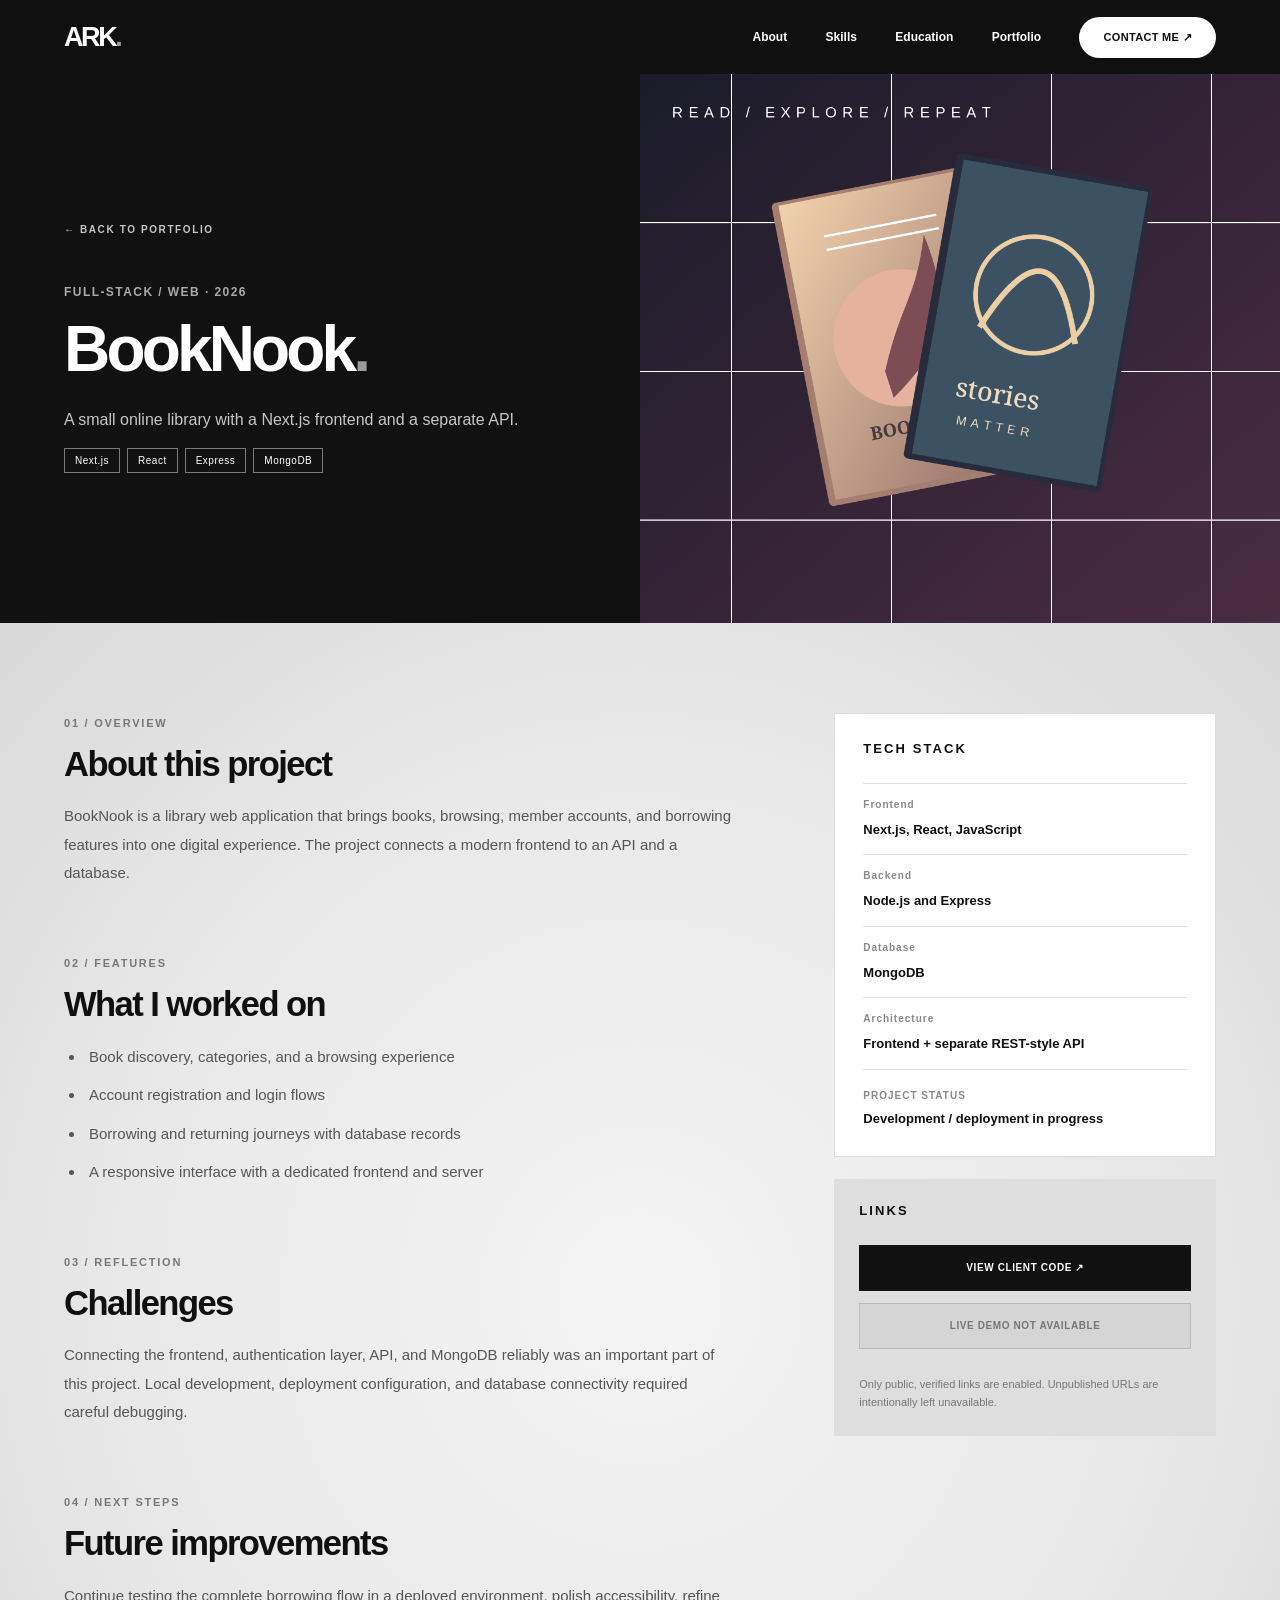
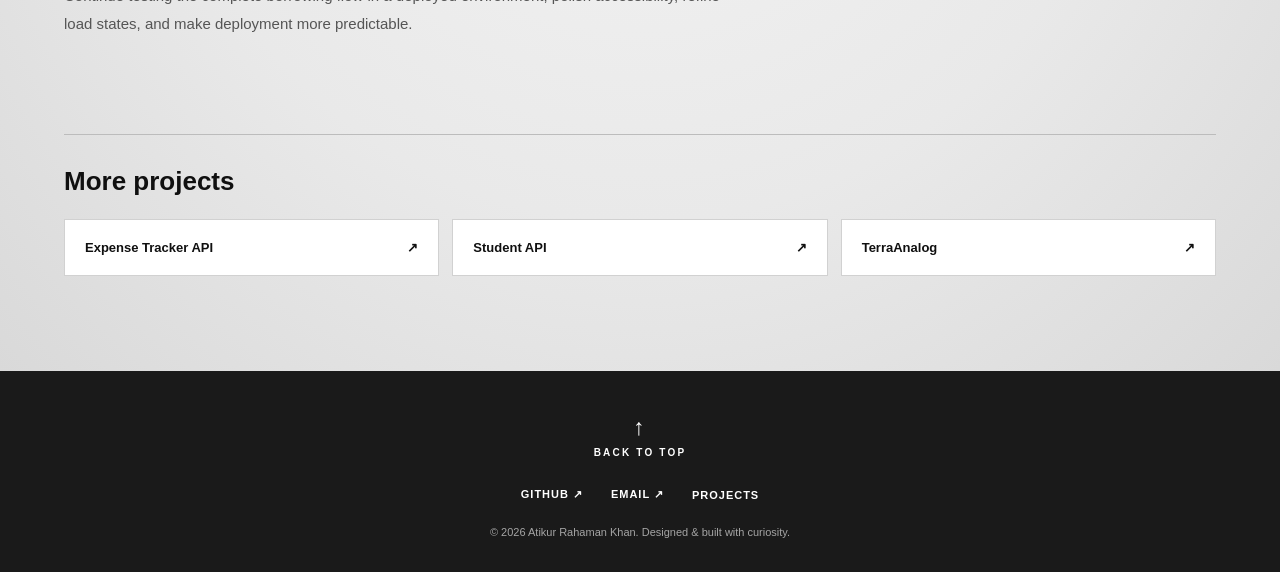
<file: projects/booknook.html>
<!doctype html><html lang="en"><head><meta charset="utf-8"><meta name="viewport" content="width=device-width, initial-scale=1"><meta name="theme-color" content="#121212"><title>BookNook — Atikur Rahaman Khan</title>
<link rel="icon" type="image/svg+xml" href="../assets/favicon.svg"><meta name="description" content="A small online library with a Next.js frontend and a separate API."><link rel="stylesheet" href="../CSS.css"><script src="../site-config.js" defer></script><script src="../index.js" defer></script></head>
<body class="detail-page"><div class="site-shell"><nav class="top-nav" aria-label="Main navigation">
  <a href="../index.html#home" class="nav-brand" aria-label="Atikur home">ARK<span class="brand-dot">.</span></a>
  <button class="mobile-menu" type="button" aria-label="Open navigation" aria-controls="navigation-links" aria-expanded="false"><svg viewBox="0 0 24 24" aria-hidden="true"><path d="M4 6h16M4 12h16M4 18h16"/></svg></button>
  <div class="nav-links" id="navigation-links">
  <a href="../index.html#about">About</a><a href="../index.html#skills">Skills</a><a href="../index.html#education">Education</a><a href="../index.html#portfolio">Portfolio</a><a href="../index.html#contact" class="nav-contact">CONTACT ME ↗</a></div>
  </nav><main id="main"><section class="detail-hero"><div class="detail-heading"><a href="../index.html#portfolio" class="return-link">← BACK TO PORTFOLIO</a><p class="detail-eyebrow">FULL-STACK / WEB · 2026</p><h1>BookNook<span>.</span></h1><p>A small online library with a Next.js frontend and a separate API.</p><div class="detail-tags"><span>Next.js</span><span>React</span><span>Express</span><span>MongoDB</span></div></div><img class="detail-cover" src="../assets/project-booknook.png" alt="Project artwork for BookNook"></section>
<section class="detail-main soft-section"><div class="detail-layout"><div class="detail-content"><div class="detail-section"><span class="detail-number">01 / OVERVIEW</span><h2>About this project</h2><p>BookNook is a library web application that brings books, browsing, member accounts, and borrowing features into one digital experience. The project connects a modern frontend to an API and a database.</p></div>
<div class="detail-section"><span class="detail-number">02 / FEATURES</span><h2>What I worked on</h2><ul class="feature-list"><li>Book discovery, categories, and a browsing experience</li><li>Account registration and login flows</li><li>Borrowing and returning journeys with database records</li><li>A responsive interface with a dedicated frontend and server</li></ul></div>
<div class="detail-section"><span class="detail-number">03 / REFLECTION</span><h2>Challenges</h2><p>Connecting the frontend, authentication layer, API, and MongoDB reliably was an important part of this project. Local development, deployment configuration, and database connectivity required careful debugging.</p></div>
<div class="detail-section"><span class="detail-number">04 / NEXT STEPS</span><h2>Future improvements</h2><p>Continue testing the complete borrowing flow in a deployed environment, polish accessibility, refine load states, and make deployment more predictable.</p></div></div>
<aside class="detail-side"><div class="stack-panel"><h3>TECH STACK</h3><div class="stack-row"><span>Frontend</span><strong>Next.js, React, JavaScript</strong></div><div class="stack-row"><span>Backend</span><strong>Node.js and Express</strong></div><div class="stack-row"><span>Database</span><strong>MongoDB</strong></div><div class="stack-row"><span>Architecture</span><strong>Frontend + separate REST-style API</strong></div><div class="project-status"><span>PROJECT STATUS</span><strong>Development / deployment in progress</strong></div></div>
<div class="project-actions"><h3>LINKS</h3><a class="button button-primary" href="https://github.com/atik1610/BookNook/tree/main/client" target="_blank" rel="noopener noreferrer">VIEW CLIENT CODE ↗</a><span class="button button-disabled" aria-label="Live demo not available">LIVE DEMO NOT AVAILABLE</span><p>Only public, verified links are enabled. Unpublished URLs are intentionally left unavailable.</p></div></aside></div>
<div class="other-work"><h2>More projects</h2><div class="other-project-links"><a href="expense-tracker.html">Expense Tracker API <span>↗</span></a><a href="student-api.html">Student API <span>↗</span></a><a href="terra-analog.html">TerraAnalog <span>↗</span></a></div></div></section></main><footer class="site-footer"><a class="back-top" href="../index.html#home"><span class="up-arrow">↑</span><span>BACK TO TOP</span></a>
  <div class="footer-links"><a href="https://github.com/atik1610" target="_blank" rel="noopener noreferrer">GITHUB ↗</a><a href="mailto:atikurrahmankhan1610@gmail.com">EMAIL ↗</a><a href="../index.html#portfolio">PROJECTS</a></div>
  <p>© <span id="copyright-year">2026</span> Atikur Rahaman Khan. Designed & built with curiosity.</p></footer></div></body></html>
</file>
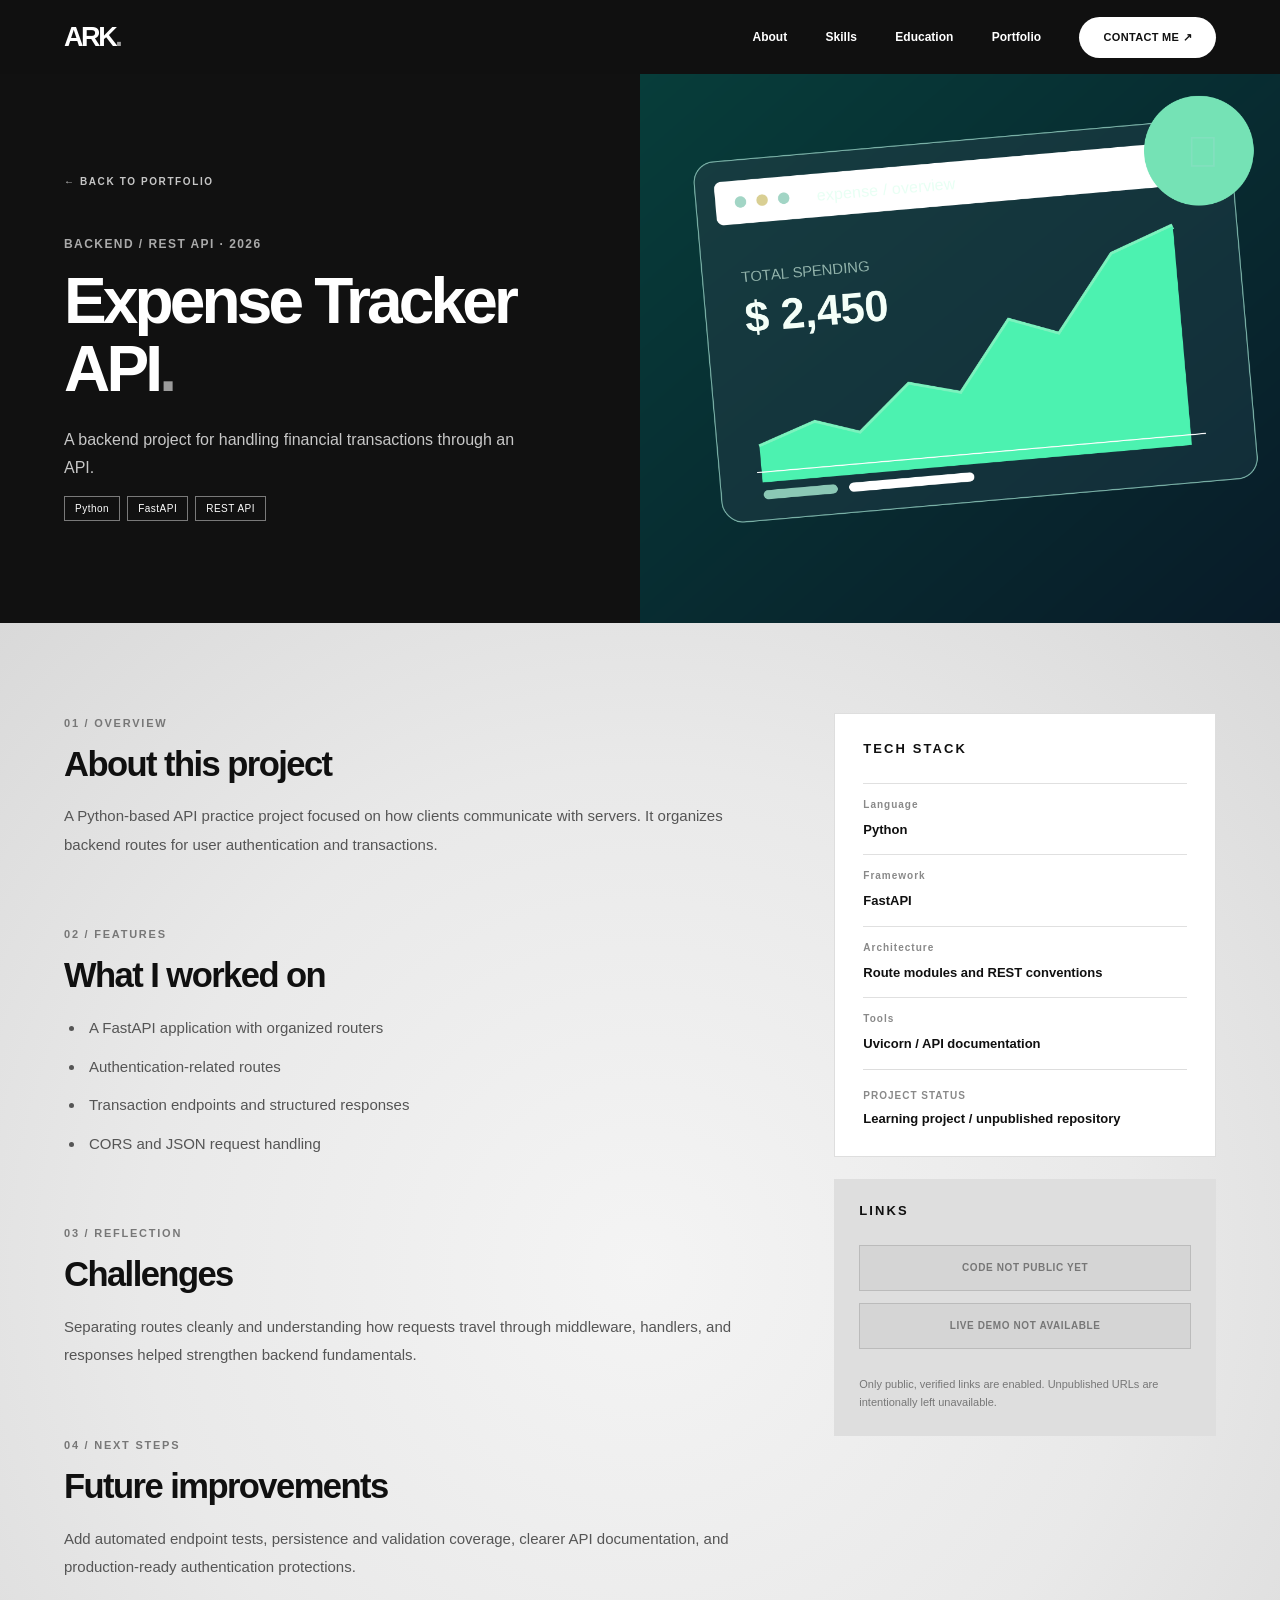
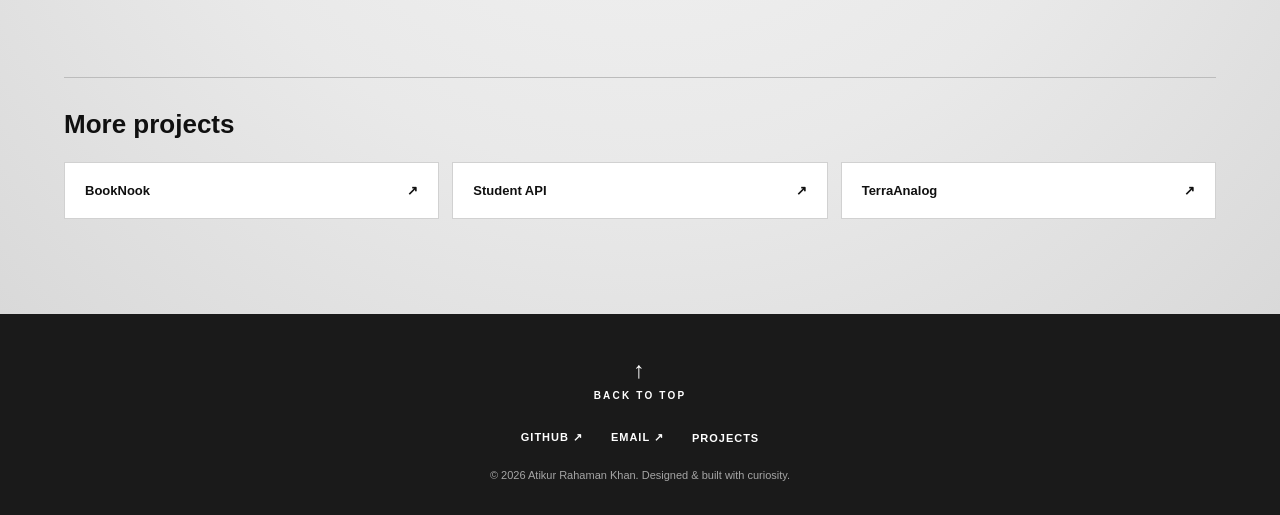
<file: projects/expense-tracker.html>
<!doctype html><html lang="en"><head><meta charset="utf-8"><meta name="viewport" content="width=device-width, initial-scale=1"><meta name="theme-color" content="#121212"><title>Expense Tracker API — Atikur Rahaman Khan</title>
<link rel="icon" type="image/svg+xml" href="../assets/favicon.svg"><meta name="description" content="A backend project for handling financial transactions through an API."><link rel="stylesheet" href="../CSS.css"><script src="../site-config.js" defer></script><script src="../index.js" defer></script></head>
<body class="detail-page"><div class="site-shell"><nav class="top-nav" aria-label="Main navigation">
  <a href="../index.html#home" class="nav-brand" aria-label="Atikur home">ARK<span class="brand-dot">.</span></a>
  <button class="mobile-menu" type="button" aria-label="Open navigation" aria-controls="navigation-links" aria-expanded="false"><svg viewBox="0 0 24 24" aria-hidden="true"><path d="M4 6h16M4 12h16M4 18h16"/></svg></button>
  <div class="nav-links" id="navigation-links">
  <a href="../index.html#about">About</a><a href="../index.html#skills">Skills</a><a href="../index.html#education">Education</a><a href="../index.html#portfolio">Portfolio</a><a href="../index.html#contact" class="nav-contact">CONTACT ME ↗</a></div>
  </nav><main id="main"><section class="detail-hero"><div class="detail-heading"><a href="../index.html#portfolio" class="return-link">← BACK TO PORTFOLIO</a><p class="detail-eyebrow">BACKEND / REST API · 2026</p><h1>Expense Tracker API<span>.</span></h1><p>A backend project for handling financial transactions through an API.</p><div class="detail-tags"><span>Python</span><span>FastAPI</span><span>REST API</span></div></div><img class="detail-cover" src="../assets/project-expense.png" alt="Project artwork for Expense Tracker API"></section>
<section class="detail-main soft-section"><div class="detail-layout"><div class="detail-content"><div class="detail-section"><span class="detail-number">01 / OVERVIEW</span><h2>About this project</h2><p>A Python-based API practice project focused on how clients communicate with servers. It organizes backend routes for user authentication and transactions.</p></div>
<div class="detail-section"><span class="detail-number">02 / FEATURES</span><h2>What I worked on</h2><ul class="feature-list"><li>A FastAPI application with organized routers</li><li>Authentication-related routes</li><li>Transaction endpoints and structured responses</li><li>CORS and JSON request handling</li></ul></div>
<div class="detail-section"><span class="detail-number">03 / REFLECTION</span><h2>Challenges</h2><p>Separating routes cleanly and understanding how requests travel through middleware, handlers, and responses helped strengthen backend fundamentals.</p></div>
<div class="detail-section"><span class="detail-number">04 / NEXT STEPS</span><h2>Future improvements</h2><p>Add automated endpoint tests, persistence and validation coverage, clearer API documentation, and production-ready authentication protections.</p></div></div>
<aside class="detail-side"><div class="stack-panel"><h3>TECH STACK</h3><div class="stack-row"><span>Language</span><strong>Python</strong></div><div class="stack-row"><span>Framework</span><strong>FastAPI</strong></div><div class="stack-row"><span>Architecture</span><strong>Route modules and REST conventions</strong></div><div class="stack-row"><span>Tools</span><strong>Uvicorn / API documentation</strong></div><div class="project-status"><span>PROJECT STATUS</span><strong>Learning project / unpublished repository</strong></div></div>
<div class="project-actions"><h3>LINKS</h3><span class="button button-disabled" aria-label="Repository link not available">CODE NOT PUBLIC YET</span><span class="button button-disabled" aria-label="Live demo not available">LIVE DEMO NOT AVAILABLE</span><p>Only public, verified links are enabled. Unpublished URLs are intentionally left unavailable.</p></div></aside></div>
<div class="other-work"><h2>More projects</h2><div class="other-project-links"><a href="booknook.html">BookNook <span>↗</span></a><a href="student-api.html">Student API <span>↗</span></a><a href="terra-analog.html">TerraAnalog <span>↗</span></a></div></div></section></main><footer class="site-footer"><a class="back-top" href="../index.html#home"><span class="up-arrow">↑</span><span>BACK TO TOP</span></a>
  <div class="footer-links"><a href="https://github.com/atik1610" target="_blank" rel="noopener noreferrer">GITHUB ↗</a><a href="mailto:atikurrahmankhan1610@gmail.com">EMAIL ↗</a><a href="../index.html#portfolio">PROJECTS</a></div>
  <p>© <span id="copyright-year">2026</span> Atikur Rahaman Khan. Designed & built with curiosity.</p></footer></div></body></html>
</file>
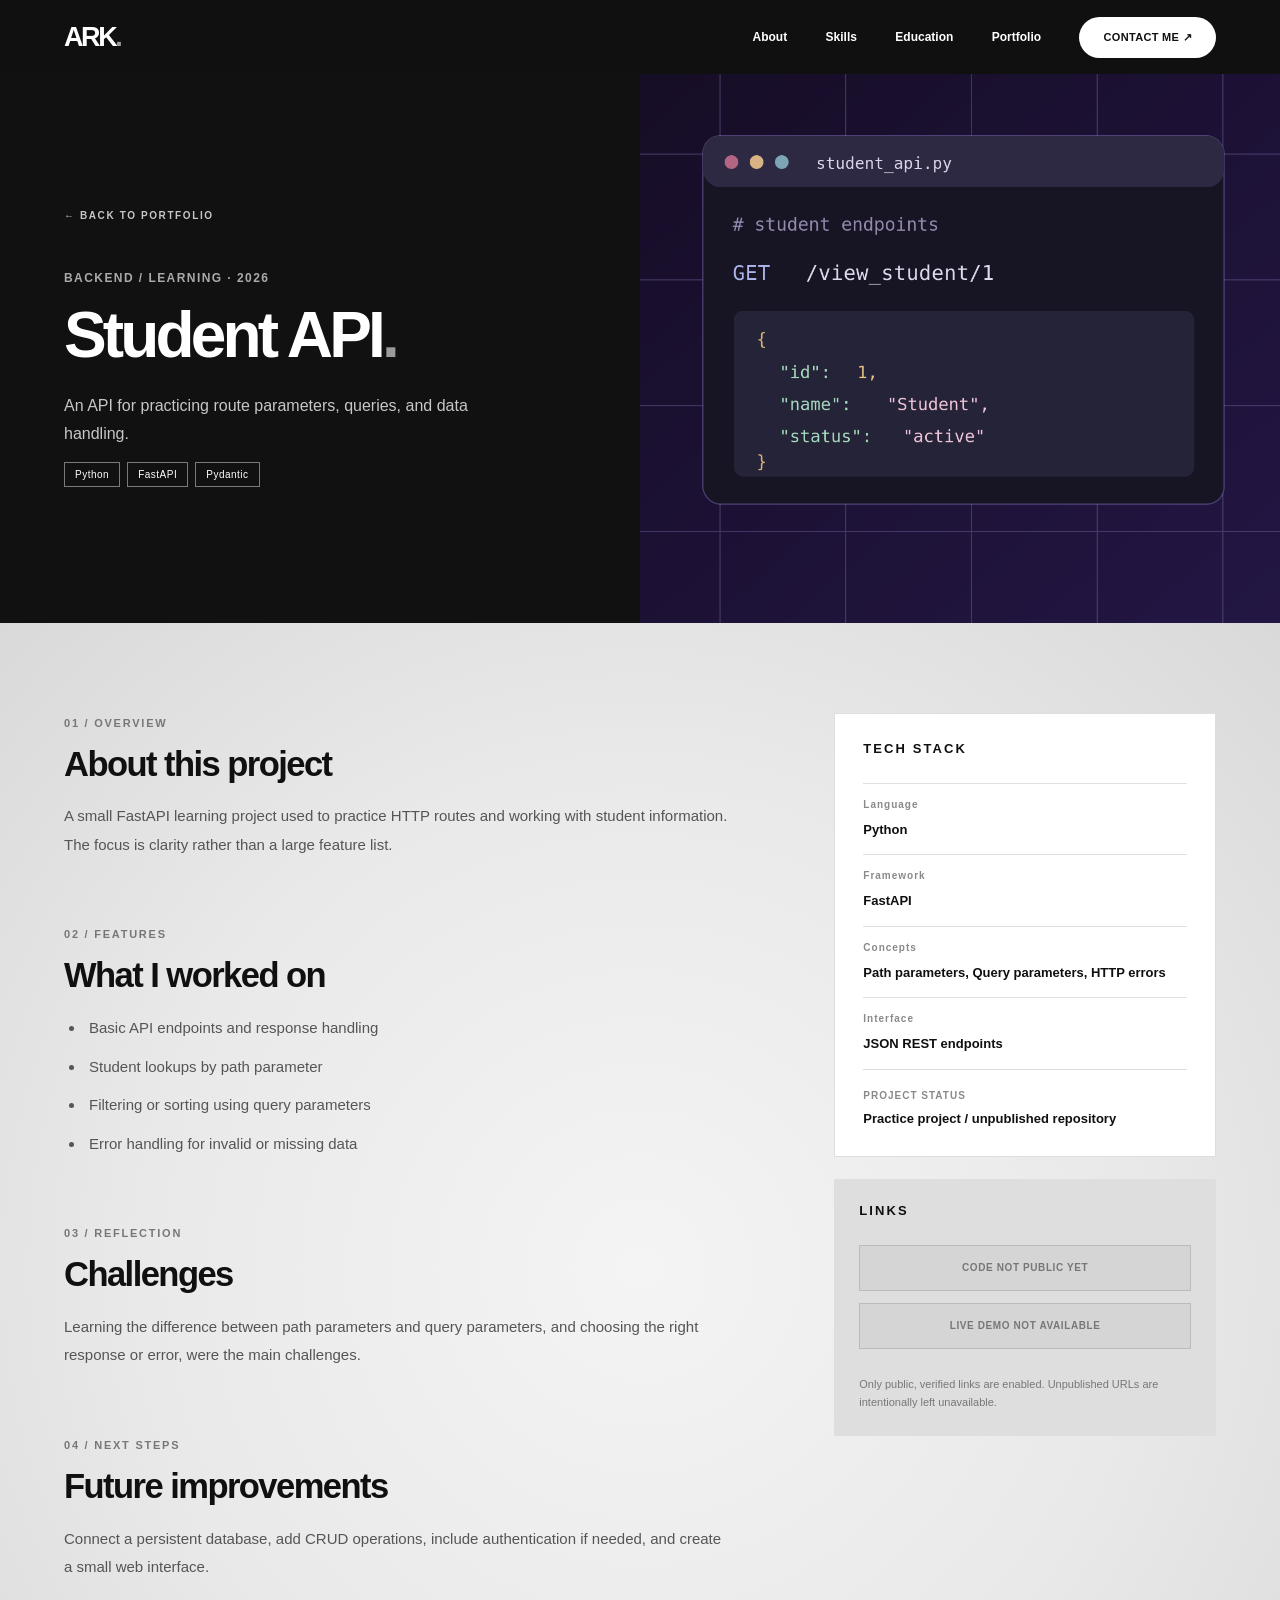
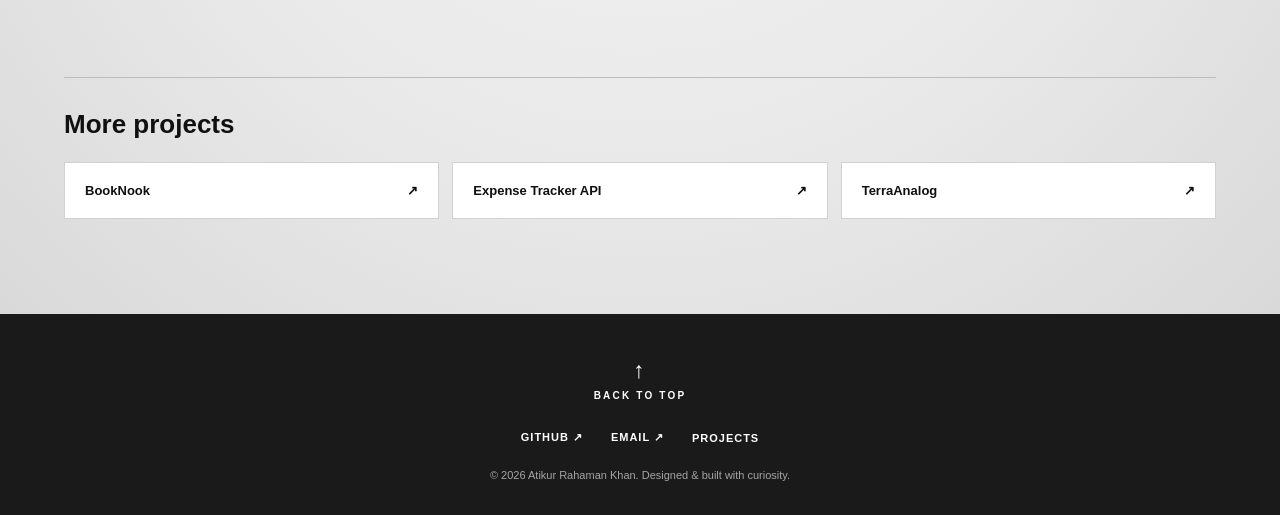
<file: projects/student-api.html>
<!doctype html><html lang="en"><head><meta charset="utf-8"><meta name="viewport" content="width=device-width, initial-scale=1"><meta name="theme-color" content="#121212"><title>Student API — Atikur Rahaman Khan</title>
<link rel="icon" type="image/svg+xml" href="../assets/favicon.svg"><meta name="description" content="An API for practicing route parameters, queries, and data handling."><link rel="stylesheet" href="../CSS.css"><script src="../site-config.js" defer></script><script src="../index.js" defer></script></head>
<body class="detail-page"><div class="site-shell"><nav class="top-nav" aria-label="Main navigation">
  <a href="../index.html#home" class="nav-brand" aria-label="Atikur home">ARK<span class="brand-dot">.</span></a>
  <button class="mobile-menu" type="button" aria-label="Open navigation" aria-controls="navigation-links" aria-expanded="false"><svg viewBox="0 0 24 24" aria-hidden="true"><path d="M4 6h16M4 12h16M4 18h16"/></svg></button>
  <div class="nav-links" id="navigation-links">
  <a href="../index.html#about">About</a><a href="../index.html#skills">Skills</a><a href="../index.html#education">Education</a><a href="../index.html#portfolio">Portfolio</a><a href="../index.html#contact" class="nav-contact">CONTACT ME ↗</a></div>
  </nav><main id="main"><section class="detail-hero"><div class="detail-heading"><a href="../index.html#portfolio" class="return-link">← BACK TO PORTFOLIO</a><p class="detail-eyebrow">BACKEND / LEARNING · 2026</p><h1>Student API<span>.</span></h1><p>An API for practicing route parameters, queries, and data handling.</p><div class="detail-tags"><span>Python</span><span>FastAPI</span><span>Pydantic</span></div></div><img class="detail-cover" src="../assets/project-student.png" alt="Project artwork for Student API"></section>
<section class="detail-main soft-section"><div class="detail-layout"><div class="detail-content"><div class="detail-section"><span class="detail-number">01 / OVERVIEW</span><h2>About this project</h2><p>A small FastAPI learning project used to practice HTTP routes and working with student information. The focus is clarity rather than a large feature list.</p></div>
<div class="detail-section"><span class="detail-number">02 / FEATURES</span><h2>What I worked on</h2><ul class="feature-list"><li>Basic API endpoints and response handling</li><li>Student lookups by path parameter</li><li>Filtering or sorting using query parameters</li><li>Error handling for invalid or missing data</li></ul></div>
<div class="detail-section"><span class="detail-number">03 / REFLECTION</span><h2>Challenges</h2><p>Learning the difference between path parameters and query parameters, and choosing the right response or error, were the main challenges.</p></div>
<div class="detail-section"><span class="detail-number">04 / NEXT STEPS</span><h2>Future improvements</h2><p>Connect a persistent database, add CRUD operations, include authentication if needed, and create a small web interface.</p></div></div>
<aside class="detail-side"><div class="stack-panel"><h3>TECH STACK</h3><div class="stack-row"><span>Language</span><strong>Python</strong></div><div class="stack-row"><span>Framework</span><strong>FastAPI</strong></div><div class="stack-row"><span>Concepts</span><strong>Path parameters, Query parameters, HTTP errors</strong></div><div class="stack-row"><span>Interface</span><strong>JSON REST endpoints</strong></div><div class="project-status"><span>PROJECT STATUS</span><strong>Practice project / unpublished repository</strong></div></div>
<div class="project-actions"><h3>LINKS</h3><span class="button button-disabled" aria-label="Repository link not available">CODE NOT PUBLIC YET</span><span class="button button-disabled" aria-label="Live demo not available">LIVE DEMO NOT AVAILABLE</span><p>Only public, verified links are enabled. Unpublished URLs are intentionally left unavailable.</p></div></aside></div>
<div class="other-work"><h2>More projects</h2><div class="other-project-links"><a href="booknook.html">BookNook <span>↗</span></a><a href="expense-tracker.html">Expense Tracker API <span>↗</span></a><a href="terra-analog.html">TerraAnalog <span>↗</span></a></div></div></section></main><footer class="site-footer"><a class="back-top" href="../index.html#home"><span class="up-arrow">↑</span><span>BACK TO TOP</span></a>
  <div class="footer-links"><a href="https://github.com/atik1610" target="_blank" rel="noopener noreferrer">GITHUB ↗</a><a href="mailto:atikurrahmankhan1610@gmail.com">EMAIL ↗</a><a href="../index.html#portfolio">PROJECTS</a></div>
  <p>© <span id="copyright-year">2026</span> Atikur Rahaman Khan. Designed & built with curiosity.</p></footer></div></body></html>
</file>
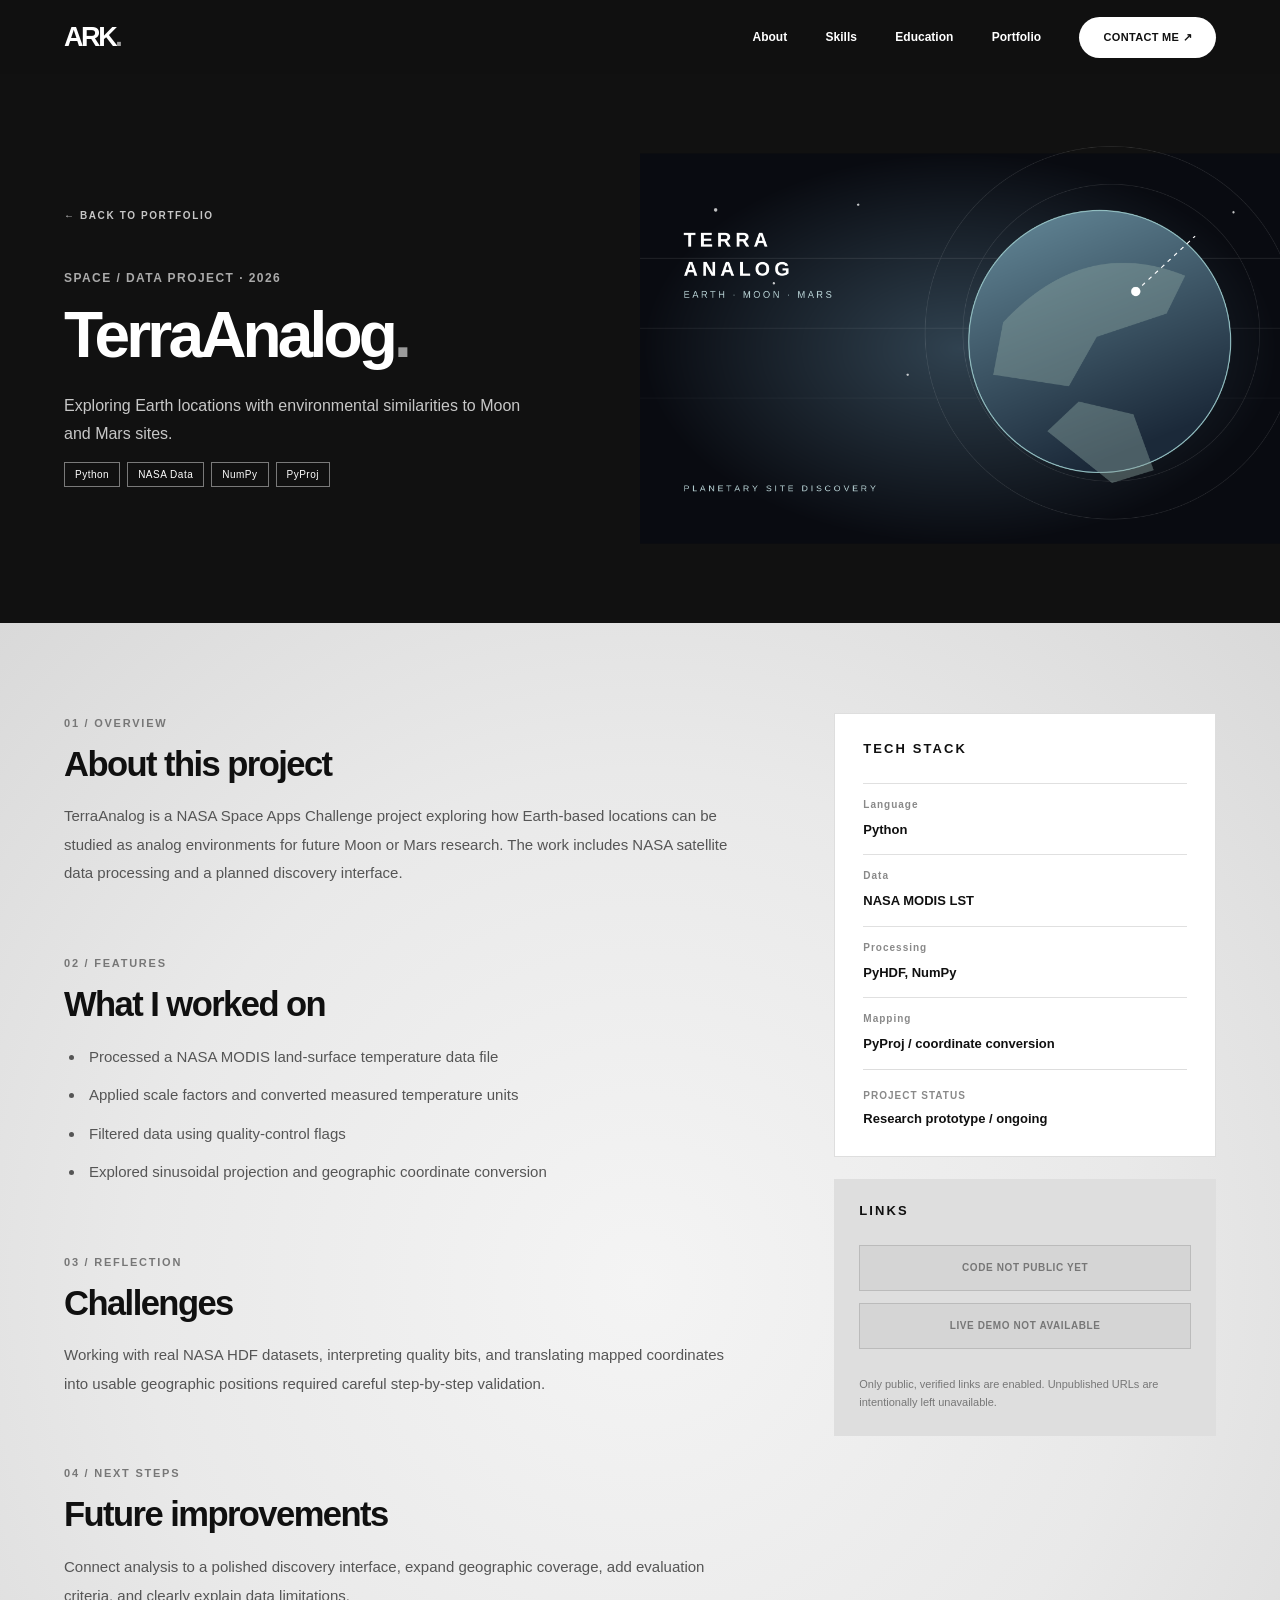
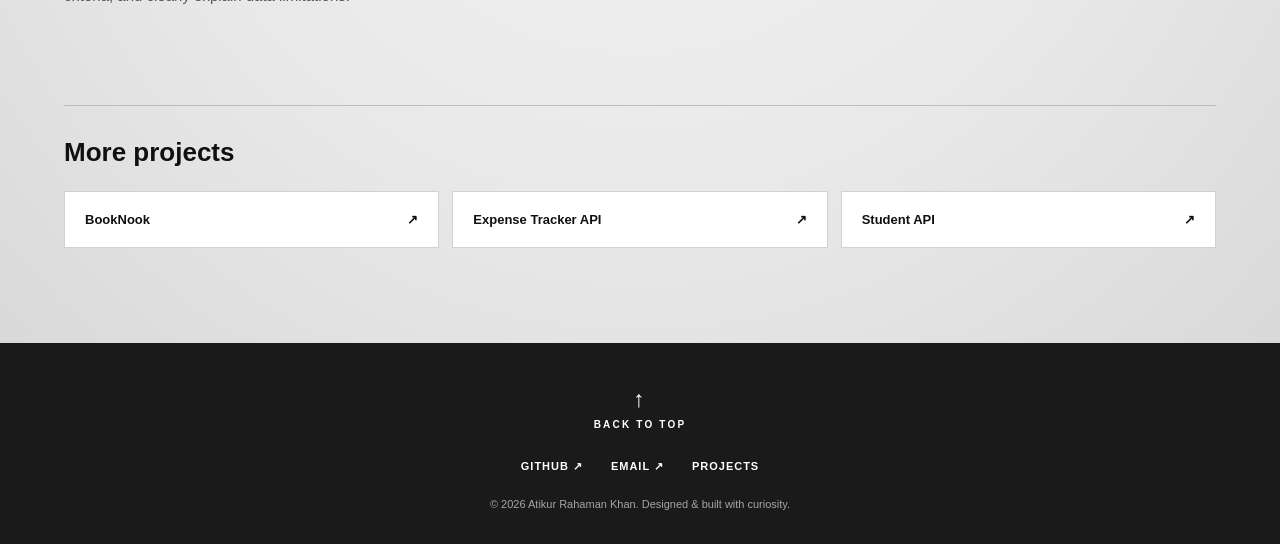
<file: projects/terra-analog.html>
<!doctype html><html lang="en"><head><meta charset="utf-8"><meta name="viewport" content="width=device-width, initial-scale=1"><meta name="theme-color" content="#121212"><title>TerraAnalog — Atikur Rahaman Khan</title>
<link rel="icon" type="image/svg+xml" href="../assets/favicon.svg"><meta name="description" content="Exploring Earth locations with environmental similarities to Moon and Mars sites."><link rel="stylesheet" href="../CSS.css"><script src="../site-config.js" defer></script><script src="../index.js" defer></script></head>
<body class="detail-page"><div class="site-shell"><nav class="top-nav" aria-label="Main navigation">
  <a href="../index.html#home" class="nav-brand" aria-label="Atikur home">ARK<span class="brand-dot">.</span></a>
  <button class="mobile-menu" type="button" aria-label="Open navigation" aria-controls="navigation-links" aria-expanded="false"><svg viewBox="0 0 24 24" aria-hidden="true"><path d="M4 6h16M4 12h16M4 18h16"/></svg></button>
  <div class="nav-links" id="navigation-links">
  <a href="../index.html#about">About</a><a href="../index.html#skills">Skills</a><a href="../index.html#education">Education</a><a href="../index.html#portfolio">Portfolio</a><a href="../index.html#contact" class="nav-contact">CONTACT ME ↗</a></div>
  </nav><main id="main"><section class="detail-hero"><div class="detail-heading"><a href="../index.html#portfolio" class="return-link">← BACK TO PORTFOLIO</a><p class="detail-eyebrow">SPACE / DATA PROJECT · 2026</p><h1>TerraAnalog<span>.</span></h1><p>Exploring Earth locations with environmental similarities to Moon and Mars sites.</p><div class="detail-tags"><span>Python</span><span>NASA Data</span><span>NumPy</span><span>PyProj</span></div></div><img class="detail-cover" src="../assets/project-terra.png" alt="Project artwork for TerraAnalog"></section>
<section class="detail-main soft-section"><div class="detail-layout"><div class="detail-content"><div class="detail-section"><span class="detail-number">01 / OVERVIEW</span><h2>About this project</h2><p>TerraAnalog is a NASA Space Apps Challenge project exploring how Earth-based locations can be studied as analog environments for future Moon or Mars research. The work includes NASA satellite data processing and a planned discovery interface.</p></div>
<div class="detail-section"><span class="detail-number">02 / FEATURES</span><h2>What I worked on</h2><ul class="feature-list"><li>Processed a NASA MODIS land-surface temperature data file</li><li>Applied scale factors and converted measured temperature units</li><li>Filtered data using quality-control flags</li><li>Explored sinusoidal projection and geographic coordinate conversion</li></ul></div>
<div class="detail-section"><span class="detail-number">03 / REFLECTION</span><h2>Challenges</h2><p>Working with real NASA HDF datasets, interpreting quality bits, and translating mapped coordinates into usable geographic positions required careful step-by-step validation.</p></div>
<div class="detail-section"><span class="detail-number">04 / NEXT STEPS</span><h2>Future improvements</h2><p>Connect analysis to a polished discovery interface, expand geographic coverage, add evaluation criteria, and clearly explain data limitations.</p></div></div>
<aside class="detail-side"><div class="stack-panel"><h3>TECH STACK</h3><div class="stack-row"><span>Language</span><strong>Python</strong></div><div class="stack-row"><span>Data</span><strong>NASA MODIS LST</strong></div><div class="stack-row"><span>Processing</span><strong>PyHDF, NumPy</strong></div><div class="stack-row"><span>Mapping</span><strong>PyProj / coordinate conversion</strong></div><div class="project-status"><span>PROJECT STATUS</span><strong>Research prototype / ongoing</strong></div></div>
<div class="project-actions"><h3>LINKS</h3><span class="button button-disabled" aria-label="Repository link not available">CODE NOT PUBLIC YET</span><span class="button button-disabled" aria-label="Live demo not available">LIVE DEMO NOT AVAILABLE</span><p>Only public, verified links are enabled. Unpublished URLs are intentionally left unavailable.</p></div></aside></div>
<div class="other-work"><h2>More projects</h2><div class="other-project-links"><a href="booknook.html">BookNook <span>↗</span></a><a href="expense-tracker.html">Expense Tracker API <span>↗</span></a><a href="student-api.html">Student API <span>↗</span></a></div></div></section></main><footer class="site-footer"><a class="back-top" href="../index.html#home"><span class="up-arrow">↑</span><span>BACK TO TOP</span></a>
  <div class="footer-links"><a href="https://github.com/atik1610" target="_blank" rel="noopener noreferrer">GITHUB ↗</a><a href="mailto:atikurrahmankhan1610@gmail.com">EMAIL ↗</a><a href="../index.html#portfolio">PROJECTS</a></div>
  <p>© <span id="copyright-year">2026</span> Atikur Rahaman Khan. Designed & built with curiosity.</p></footer></div></body></html>
</file>
<file: CSS.css>
:root{--ink:#101010;--dark:#151515;--muted:#686868;--paper:#e5e5e5;--paper-light:#f2f2f2;--edge:clamp(20px,5vw,88px);font-family:Arial,Helvetica,sans-serif;scroll-behavior:smooth}
*,*::before,*::after{box-sizing:border-box}*{margin:0;padding:0}body{background:#e0e0e0;color:var(--ink);min-width:320px;-webkit-font-smoothing:antialiased;overflow-x:clip}a{color:inherit;text-decoration:none}button,input,textarea{font:inherit}button{cursor:pointer}img,svg{max-width:100%;display:block}h1,h2,h3{line-height:1.15}::selection{background:#111;color:white}a:focus-visible,button:focus-visible,input:focus-visible,textarea:focus-visible{outline:3px solid #3179be;outline-offset:4px}.site-shell{width:100%;max-width:none;margin:0;overflow:clip}.skip-link{position:absolute;top:-100px;left:12px;padding:13px 16px;background:#fff;z-index:99}.skip-link:focus{top:12px}
.top-nav{height:74px;background:#101010;color:white;padding:0 var(--edge);display:flex;align-items:center;justify-content:space-between;position:relative;z-index:30}.nav-brand{font-size:27px;letter-spacing:-.09em;font-weight:900}.brand-dot{color:#9c9c9c}.nav-links{display:flex;align-items:center;gap:clamp(17px,3vw,45px)}.nav-links>a:not(.nav-contact){font-size:12px;font-weight:700;transition:opacity .2s}.nav-links>a:hover{opacity:.63}.nav-contact{border-radius:60px;color:#111;background:#fff;padding:14px 24px;font-size:11px;font-weight:800;white-space:nowrap;letter-spacing:.03em}.mobile-menu{display:none;background:transparent;border:1px solid #ffffff59;color:white;border-radius:6px;padding:9px}.mobile-menu svg{width:23px;stroke:#fff;stroke-width:1.7;fill:none}
.hero-stage{height:clamp(570px,65vh,740px);position:relative;background:#050505;isolation:isolate}.hero-stage:before{content:'';position:absolute;inset:0;background:#dedede;clip-path:polygon(0 0,57% 0,46% 100%,0% 100%);z-index:0}.hero-copy{height:100%;position:absolute;left:0;top:0;width:60%;z-index:3;pointer-events:none}.hero-mark{position:absolute;top:45px;left:clamp(45px,8.3vw,164px);font-size:27px;letter-spacing:-.09em;font-weight:900;font-style:italic}.hero-mark span{color:#888}.hero-intro{position:absolute;left:clamp(45px,8.3vw,164px);top:50%;transform:translateY(-42%);max-width:680px;pointer-events:auto}.hello{font-size:clamp(20px,1.8vw,25px);font-weight:700;margin-bottom:22px}.hero-intro h1{font-size:clamp(44px,4.6vw,76px);line-height:1.04;letter-spacing:-.065em;font-weight:900;white-space:nowrap}.hero-period{color:#717171}.hero-role{font-size:clamp(12px,1.25vw,16px);font-weight:800;color:#707070;margin-top:13px}.hero-role span{color:#aaa}.hero-description{max-width:355px;color:#686868;font-size:13px;line-height:1.75;margin-top:16px}.hero-actions{display:flex;gap:10px;margin-top:24px}.button{display:inline-flex;justify-content:center;align-items:center;gap:14px;min-height:43px;padding:12px 15px;font-size:10px;font-weight:800;letter-spacing:.06em;line-height:1.2;white-space:nowrap;text-align:center}.button-primary{background:#111;color:white;border:1px solid #111;transition:background .2s}.button-primary:hover{background:#353535}.button-outline{border:1px solid #111}.button-outline:hover{background:#c8c8c8}.hero-icons{display:flex;gap:12px;margin-top:26px}.hero-icons a{width:42px;height:42px;background:#d0d0d0;display:flex;align-items:center;justify-content:center;box-shadow:0 5px 9px #00000013;transition:background .2s,transform .2s}.hero-icons a:hover{background:#bfbfbf;transform:translateY(-3px)}.hero-icons svg{width:22px;height:22px;fill:none;stroke:#111;stroke-linecap:round;stroke-linejoin:round;stroke-width:1.8}.hero-portrait{position:absolute;inset:0 0 0 46%;z-index:2;overflow:hidden}.hero-portrait>img{position:absolute;width:auto;max-width:none;height:93%;object-fit:contain;bottom:-1%;right:clamp(5%,13vw,20%);filter:drop-shadow(10px 10px 33px #0005)}.portrait-orbit{position:absolute;top:13%;left:13%;width:540px;height:540px;border-radius:50%;border:1px solid #ffffff16}.orbit-two{width:750px;height:750px;left:-12%;top:-5%}.portrait-note{position:absolute;bottom:20px;right:33px;color:#aaa;font-size:9px;letter-spacing:.22em;font-weight:800}
.statement-bar{min-height:168px;background:#191919;color:#fff;position:relative;overflow:hidden}.statement-content{max-width:1060px;margin:auto;padding:29px 30px 34px;position:relative;z-index:2}.statement-kicker{display:block;font-size:10px;letter-spacing:.22em;color:#b3b3b3;margin-bottom:9px}.statement-bar h2{font-size:19px;letter-spacing:.3em;margin-bottom:14px}.statement-bar p{max-width:760px;color:#ccc;font-size:12px;line-height:1.8}.statement-bar a{display:inline-block;border-left:2px solid #ccc;padding-left:13px;font-size:10px;font-weight:800;margin-top:14px;letter-spacing:.08em}.statement-watermark{font-size:240px;line-height:.8;position:absolute;right:-20px;bottom:-65px;letter-spacing:-.12em;font-weight:900;transform:rotate(-24deg);color:#ffffff09}
.soft-section{background:radial-gradient(ellipse at center,#f4f4f4 0,#e9e9e9 55%,#d9d9d9 100%)}.boxed-heading{border:4px solid #111;width:max-content;min-width:224px;max-width:95%;text-align:center;padding:15px 22px;font-size:20px;font-weight:850;letter-spacing:.32em;margin:auto}.section-lead{max-width:640px;text-align:center;color:#555;font-size:13px;line-height:1.8;margin:32px auto 0}.about-section{padding:93px var(--edge) 77px}.about-story{max-width:1110px;margin:75px auto 65px;display:grid;grid-template-columns:.8fr 1.2fr;gap:clamp(40px,8vw,120px)}.story-number>span,.eyebrow{font-size:11px;letter-spacing:.2em;font-weight:800;color:#555}.story-big{font-size:clamp(35px,4.3vw,64px);line-height:1.07;letter-spacing:-.045em;font-weight:850;margin-top:20px}.story-big span{color:#999}.story-number>p{margin-top:24px;color:#777;font-size:13px}.story-copy p{font-size:15px;color:#4d4d4d;line-height:1.95;margin-bottom:17px}.story-copy strong{color:#222}.inline-link{display:inline-block;margin-top:13px;font-size:11px;letter-spacing:.12em;border-bottom:2px solid #111;padding:0 0 9px;font-weight:800}.about-features{max-width:1120px;margin:auto;display:grid;grid-template-columns:repeat(3,minmax(0,1fr));gap:38px}.feature{padding:29px 27px;border-left:3px solid #111;background:#ffffff61;min-height:168px}.feature-icon{display:block;color:#9b9b9b;font-size:12px;font-weight:700;letter-spacing:.11em;margin-bottom:20px}.feature h3{font-size:12px;font-weight:900;letter-spacing:.19em}.feature p{font-size:13px;color:#686868;line-height:1.75;margin-top:14px}.ornament{display:flex;align-items:center;justify-content:center;gap:8px;margin:68px auto 0}.ornament span{width:34px;height:1px;background:#111}.ornament b{font-size:18px;letter-spacing:-.26em}
.skills-section{padding:56px var(--edge) 118px}.skills-wrap{max-width:1000px;margin:68px auto 0}.skill-group+.skill-group{margin-top:55px}.skill-group h3{font-size:14px;letter-spacing:.17em;margin-bottom:26px}.group-index{color:#999;margin-right:12px}.skill-grid{display:grid;grid-template-columns:repeat(5,minmax(0,1fr));gap:20px}.skill-card{min-width:0;background:#ffffff70;border:1px solid #c8c8c8;padding:20px 10px 17px;display:flex;align-items:center;justify-content:center;flex-direction:column;gap:15px;transition:transform .2s,box-shadow .2s}.skill-card:hover{transform:translateY(-5px);box-shadow:0 10px 25px #0001}.skill-card>span{color:#303030;font-size:11px;letter-spacing:.08em;text-align:center;font-weight:800}.skill-emblem{height:60px;min-width:60px;padding:10px 6px;display:flex;align-items:center;justify-content:center;font-size:26px;font-weight:900;font-family:Arial,sans-serif;letter-spacing:-.05em;border-radius:11px}.skill-emblem.blue{background:#1f6093;color:#fff}.skill-emblem.python{background:linear-gradient(136deg,#326aa0 48%,#ffd347 49%);color:#fff}.skill-emblem.yellow{background:#f9dc40;color:#151515}.skill-emblem.ts{background:#3176ba;color:white}.skill-emblem.orange{background:#e95e33;color:white}.skill-emblem.sky{background:#298cc7;color:#fff}.skill-emblem.react{background:transparent;color:#30abd1;font-size:62px}.skill-emblem.green{background:#007b68;color:#fff}.skill-emblem.dark{background:#1e1e1e;color:white}.skill-emblem.violet{background:#333166;color:#fff}
.education-section{padding:95px var(--edge);background:#181818;color:#f6f6f6}.education-inner{max-width:1120px;margin:auto}.box-light{color:#fff;border-color:#fff}.section-lead-light{color:#b8b8b8}.timeline{max-width:910px;margin:72px auto 0;position:relative}.timeline::before{content:'';position:absolute;left:174px;top:0;bottom:0;width:1px;background:#ffffff35}.timeline-item{display:grid;grid-template-columns:155px 1fr;gap:45px;padding:0 0 48px}.timeline-item:last-child{padding-bottom:0}.timeline-year{font-size:11px;letter-spacing:.12em;font-weight:800;color:#c3c3c3;padding-top:4px}.timeline-item>div{position:relative}.timeline-item>div:before{content:'';position:absolute;left:-26px;top:4px;width:9px;height:9px;border:2px solid #fff;background:#181818;border-radius:50%}.timeline-label{font-size:10px;letter-spacing:.17em;color:#aaa;font-weight:800}.timeline-item h3{font-size:clamp(17px,2.2vw,24px);margin:12px 0 12px}.timeline-item p{font-size:13px;color:#cdcdcd;line-height:1.7}.timeline-desc{max-width:570px;margin-top:12px}.experience-note{border-top:1px solid #ffffff37;max-width:910px;margin:64px auto 0;padding-top:26px;display:flex;gap:46px;align-items:flex-start}.experience-note span{font-size:11px;letter-spacing:.13em;font-weight:800;min-width:135px}.experience-note p{color:#bbb;font-size:13px;max-width:670px;line-height:1.7}
.portfolio-section{background:#141414}.portfolio-banner{height:250px;background:#c2cacc url('assets/landscape.svg') center/cover;display:flex;flex-direction:column;align-items:center;justify-content:center;gap:17px}.portfolio-banner .boxed-heading{background:#ffffff42}.portfolio-banner p{font-size:11px;font-weight:800;letter-spacing:.23em}.work-bar{background:#191919;color:#ddd;min-height:64px;display:flex;justify-content:center;align-items:center;gap:20px;letter-spacing:.16em;font-size:10px;font-weight:800}.work-bar-line{width:100px;height:1px;background:#626262}.projects-grid{display:grid;grid-template-columns:repeat(2,minmax(0,1fr))}.project-card{height:clamp(360px,35vw,460px);position:relative;overflow:hidden;color:white;background:#121212;isolation:isolate}.project-card img{position:absolute;inset:0;width:100%;height:100%;object-fit:cover;transition:transform .5s}.project-card:hover img{transform:scale(1.06)}.project-card::after{content:'';position:absolute;inset:0;background:linear-gradient(to top,#000e,#0008 40%,transparent 85%)}.project-overlay{position:absolute;z-index:1;bottom:0;left:0;right:0;padding:clamp(23px,3.1vw,49px)}.project-index{font-size:10px;letter-spacing:.16em;color:#c9c9c9;font-weight:800}.project-overlay h3{font-size:clamp(24px,2.6vw,39px);letter-spacing:-.03em;margin:10px 0}.project-overlay p{font-size:13px;line-height:1.6;color:#ddd;max-width:400px}.project-tags,.detail-tags{display:flex;flex-wrap:wrap;gap:7px;margin-top:14px}.project-tags span,.detail-tags span{font-size:10px;letter-spacing:.05em;border:1px solid #ffffff70;padding:6px 10px}.project-view{display:inline-flex;align-items:center;gap:15px;margin-top:23px;font-size:11px;letter-spacing:.12em;font-weight:900;border-bottom:1px solid white;padding-bottom:7px}.project-view:hover{color:#d5d5d5}.portfolio-end{text-align:center;color:#c8c8c8;font-size:12px;padding:24px 20px;line-height:1.5}
.contact-section{padding:100px var(--edge) 105px}.contact-layout{display:grid;grid-template-columns:.88fr 1.12fr;max-width:1080px;margin:75px auto 0;gap:clamp(35px,6vw,94px)}.contact-details h3{font-size:clamp(32px,3.5vw,48px);letter-spacing:-.04em;margin:15px 0 17px}.contact-details>p{font-size:14px;color:#666;line-height:1.85;max-width:330px;margin-bottom:34px}.contact-line{display:flex;flex-direction:column;gap:8px;border-top:1px solid #bbb;padding:19px 0}.contact-line>span:first-child{color:#838383;font-size:10px;letter-spacing:.14em;font-weight:900}.contact-line a,.contact-line strong,.contact-phone{font-size:13px;font-weight:700;overflow-wrap:anywhere}.contact-line a:hover{text-decoration:underline}.contact-form{display:flex;flex-direction:column}.contact-form h3{font-size:25px;margin-bottom:9px}.contact-form>p:not(.form-status){font-size:12px;line-height:1.7;color:#777;margin-bottom:27px}.contact-form label{font-weight:800;letter-spacing:.12em;color:#444;font-size:10px;margin:0 0 9px 9px}.contact-form input,.contact-form textarea{background:#ffffff42;border:0;border-bottom:2px solid #111;border-left:3px solid #111;padding:15px 15px;font-size:13px;resize:vertical;margin-bottom:24px;outline-offset:4px}.contact-form input:focus,.contact-form textarea:focus{background:white}.form-submit{border:1px solid #111;color:#fff;background:#111;padding:17px 24px;letter-spacing:.14em;font-size:11px;font-weight:900;align-self:flex-start;transition:background .2s}.form-submit:hover{background:#333}.contact-form .form-status{font-size:12px;line-height:1.5;min-height:25px;margin-top:15px;color:#555}.contact-form .form-note{font-size:11px!important;color:#888!important;margin-top:8px!important;margin-bottom:0!important}
.site-footer{background:#1a1a1a;color:white;text-align:center;padding:43px 25px 34px}.back-top{display:flex;flex-direction:column;align-items:center;gap:6px;font-size:10px;letter-spacing:.22em;font-weight:900}.up-arrow{font-size:23px}.footer-links{display:flex;gap:28px;justify-content:center;align-items:center;margin:30px 0 25px}.footer-links a{font-size:11px;letter-spacing:.09em;font-weight:700}.footer-links a:hover{text-decoration:underline}.site-footer p{font-size:11px;color:#a5a5a5}
/* dedicated project pages */
.detail-hero{background:#111;color:white;display:grid;grid-template-columns:1fr 1fr;min-height:510px}.detail-heading{padding:clamp(50px,7vw,95px) var(--edge);display:flex;flex-direction:column;align-items:flex-start;justify-content:center}.return-link{font-size:10px;letter-spacing:.16em;font-weight:900;color:#c6c6c6;margin-bottom:50px}.detail-eyebrow{font-size:12px;letter-spacing:.12em;font-weight:800;color:#aaa;margin-bottom:17px}.detail-heading h1{font-size:clamp(44px,5vw,76px);letter-spacing:-.06em;line-height:1.06}.detail-heading h1 span{color:#9b9b9b}.detail-heading>p:not(.detail-eyebrow){max-width:470px;font-size:16px;line-height:1.75;margin-top:22px;color:#c7c7c7}.detail-cover{height:100%;width:100%;object-fit:cover}.detail-main{padding:90px var(--edge) 95px}.detail-layout{max-width:1160px;margin:0 auto;display:grid;grid-template-columns:minmax(0,1.4fr) minmax(270px,.8fr);gap:clamp(45px,8vw,110px)}.detail-section+.detail-section{margin-top:65px}.detail-number{font-size:11px;letter-spacing:.16em;font-weight:900;color:#777}.detail-section h2{font-size:clamp(26px,2.7vw,38px);letter-spacing:-.045em;margin:14px 0 18px}.detail-section p,.feature-list li{font-size:15px;line-height:1.9;color:#555}.feature-list{padding-left:21px}.feature-list li{padding-left:4px;margin-bottom:10px}.detail-side{align-self:start}.stack-panel{background:#fff;border:1px solid #dedede;padding:28px}.stack-panel h3,.project-actions h3{font-size:13px;letter-spacing:.16em;margin-bottom:26px}.stack-row{padding:15px 0;border-top:1px solid #e0e0e0;display:flex;gap:10px;flex-direction:column}.stack-row span,.project-status span{font-size:10px;color:#898989;letter-spacing:.1em;font-weight:800}.stack-row strong,.project-status strong{font-size:13px;line-height:1.5}.project-status{padding-top:20px;border-top:1px solid #ddd;display:flex;flex-direction:column;gap:8px}.project-actions{margin-top:22px;padding:25px;background:#dedede}.project-actions .button{width:100%;white-space:normal;margin:0 0 12px;min-height:46px}.project-actions>p{font-size:11px;line-height:1.65;color:#777;margin-top:14px}.button-disabled{background:#d5d5d5;border:1px solid #bbb;color:#777;cursor:default}.other-work{max-width:1160px;margin:95px auto 0;border-top:1px solid #bcbcbc;padding-top:32px}.other-work h2{font-size:26px}.other-project-links{display:grid;grid-template-columns:repeat(3,minmax(0,1fr));gap:13px;margin-top:23px}.other-project-links a{background:white;border:1px solid #d1d1d1;padding:20px;font-size:13px;font-weight:800;display:flex;justify-content:space-between;gap:10px}.other-project-links a:hover{background:#e3e3e3}
@media(max-width:1120px){.hero-intro h1{font-size:clamp(41px,4.7vw,58px)}.hero-intro{left:6vw}.hero-mark{left:6vw}.hero-portrait>img{right:5%}.hero-actions{gap:8px}.button{font-size:9px;padding:11px 12px}.nav-links{gap:22px}}
@media(max-width:820px){.top-nav{height:66px;padding:0 22px}.mobile-menu{display:flex}.nav-links{display:none;position:absolute;top:66px;left:0;right:0;background:#111;flex-direction:column;align-items:stretch;gap:0;padding:12px 23px 22px;box-shadow:0 15px 21px #0004;text-align:center}.nav-links.is-open{display:flex}.nav-links a{padding:13px 5px}.nav-contact{margin:10px auto 0;width:max-content;padding:13px 23px!important}.hero-stage{height:auto;display:flex;flex-direction:column;background:#e0e0e0}.hero-stage:before{display:none}.hero-copy{position:relative;order:1;width:100%;height:auto;padding:36px 27px 51px}.hero-mark,.hero-intro{position:static;transform:none}.hero-mark{margin-bottom:38px}.hero-intro h1{font-size:clamp(43px,8.5vw,66px);white-space:normal}.hero-role{font-size:13px}.hero-description{max-width:580px}.hero-actions{margin-top:24px}.hero-icons{margin-top:24px}.hero-portrait{position:relative;inset:auto;order:2;width:100%;height:440px;background:#070707}.hero-portrait>img{height:110%;right:50%;transform:translateX(50%);bottom:-3%}.portrait-orbit{left:50%;transform:translateX(-50%)}.statement-content{padding:30px 28px}.statement-bar h2{font-size:16px}.about-story{grid-template-columns:1fr;gap:29px;margin:54px auto 50px}.story-big{font-size:46px}.about-features{grid-template-columns:1fr;gap:15px}.feature{min-height:0}.skill-grid{grid-template-columns:repeat(4,minmax(0,1fr));gap:14px}.contact-layout{grid-template-columns:1fr;gap:52px}.detail-hero{grid-template-columns:1fr}.detail-cover{max-height:390px}.detail-heading{padding:55px 28px}.return-link{margin-bottom:38px}.detail-layout{grid-template-columns:1fr;gap:55px}.detail-side{display:grid;grid-template-columns:1fr 1fr;gap:16px}.project-actions{margin:0}.other-project-links{grid-template-columns:1fr}.detail-main{padding:70px 28px}}
@media(max-width:610px){.boxed-heading{font-size:17px;min-width:205px;padding:13px 19px}.about-section{padding:70px 23px 60px}.story-big{font-size:40px}.story-copy p{font-size:14px}.skills-section{padding:45px 20px 80px}.skills-wrap{margin-top:48px}.skill-grid{grid-template-columns:repeat(3,minmax(0,1fr));gap:11px}.skill-card{padding:15px 4px;min-height:104px}.skill-emblem{min-width:48px;height:48px;font-size:22px}.skill-card>span{font-size:9px;overflow-wrap:anywhere}.education-section{padding:70px 24px}.timeline{margin-top:55px}.timeline:before{left:12px}.timeline-item{grid-template-columns:1fr;padding-left:40px;gap:9px}.timeline-item>div:before{left:-32px}.timeline-item h3{font-size:19px}.experience-note{flex-direction:column;gap:12px}.portfolio-banner{height:192px}.projects-grid{grid-template-columns:1fr}.project-card{height:370px}.project-overlay{padding:25px}.contact-section{padding:75px 24px}.detail-side{grid-template-columns:1fr}.detail-heading h1{font-size:50px}.detail-cover{max-height:290px}.footer-links{gap:18px;flex-wrap:wrap}.hero-portrait{height:360px}.hero-portrait>img{height:112%}.hero-actions{flex-wrap:wrap}.hero-mark{margin-bottom:30px}}
@media(max-width:365px){.hero-intro h1{font-size:39px}.skill-grid{grid-template-columns:repeat(2,minmax(0,1fr))}.hero-portrait{height:330px}.statement-bar h2{letter-spacing:.15em}}
@media(min-width:1750px){.hero-intro,.hero-mark{left:clamp(140px,9vw,230px)}.hero-intro h1{font-size:clamp(70px,4.2vw,92px)}.hero-portrait>img{right:clamp(13%,17vw,23%)}.hero-stage{height:clamp(640px,70vh,830px)}}
@media(prefers-reduced-motion:reduce){:root{scroll-behavior:auto}*,*:before,*:after{transition-duration:0.01ms!important;animation-duration:0.01ms!important}}
</file>
